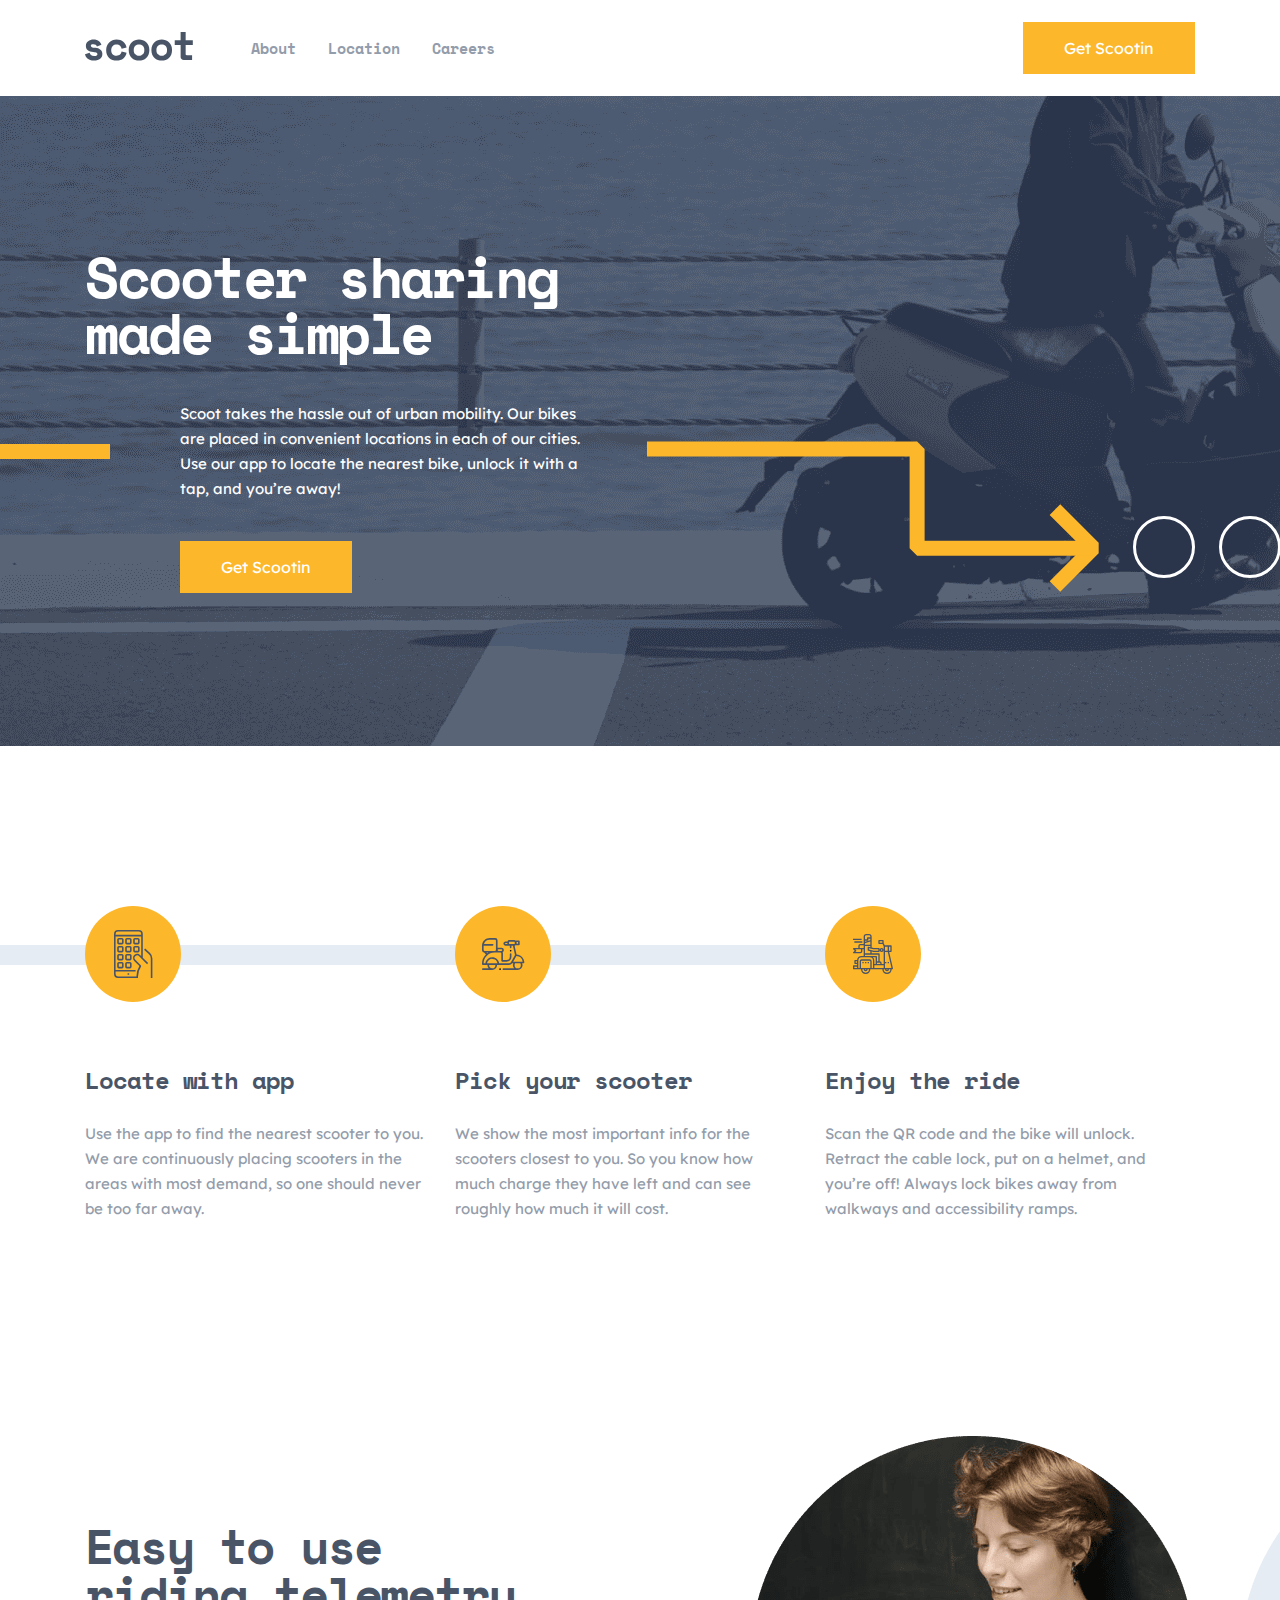
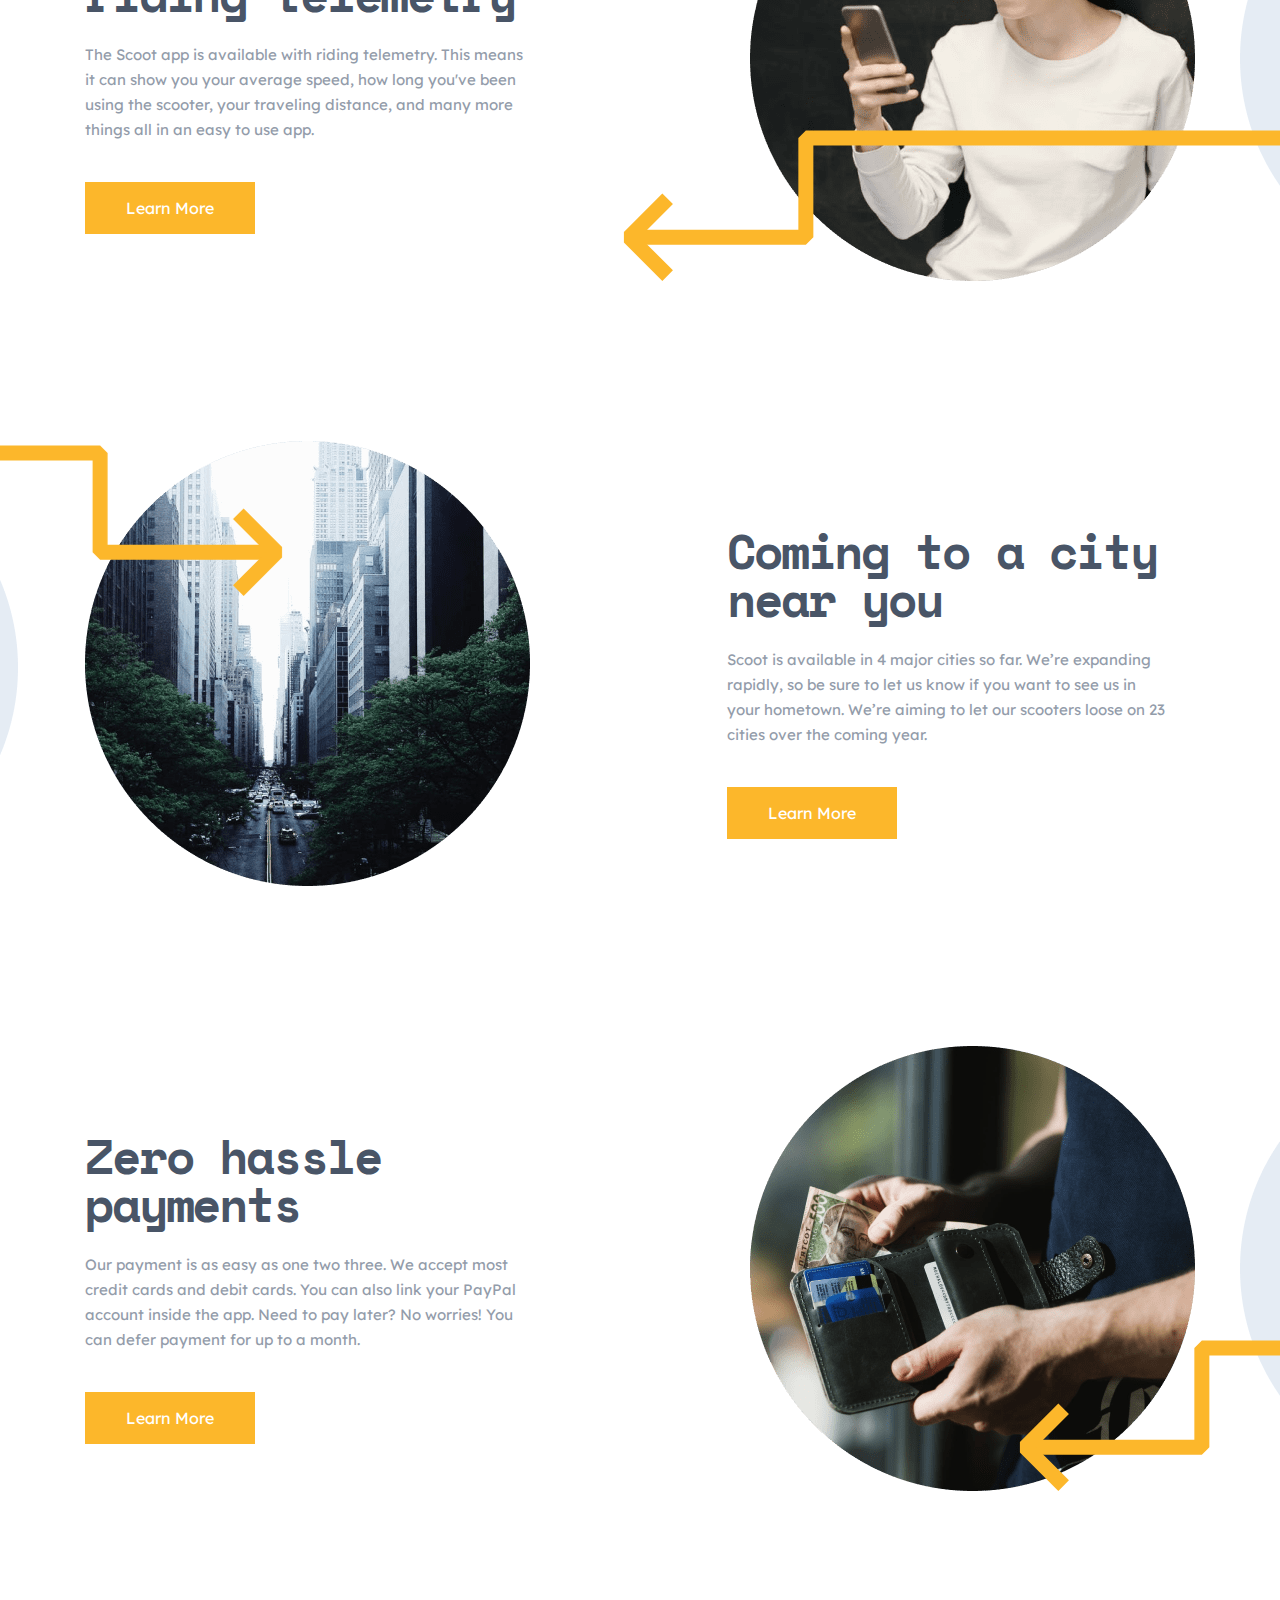
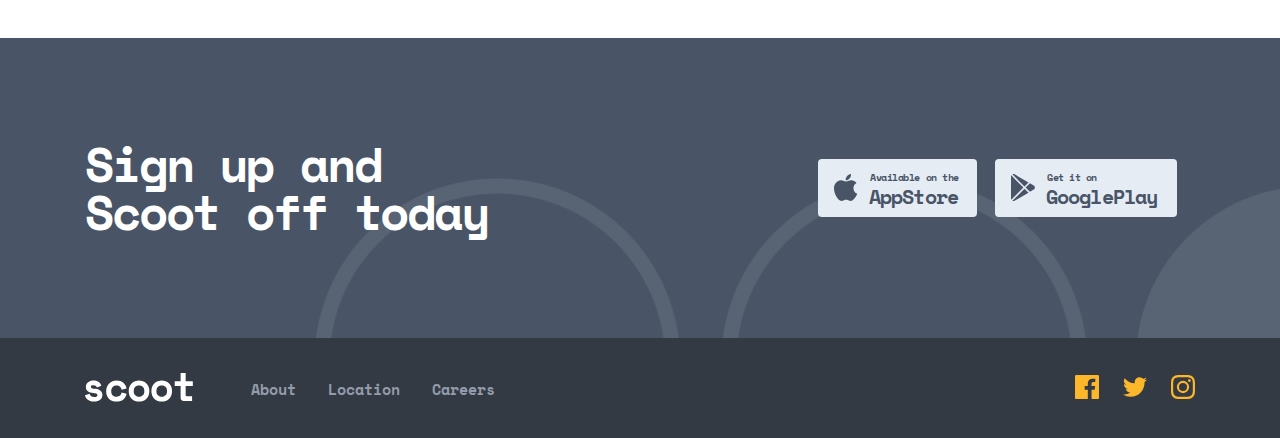
<file: index.html>
<!DOCTYPE html>
<html lang="en">
<head>
  <meta charset="UTF-8">
  <meta http-equiv="X-UA-Compatible" content="IE=edge">
  <title>Scoot</title>
  <!-- <link rel="stylesheet" href="./css/main.css"> -->
  <link rel="stylesheet" href="./css/main.min.css">
</head>
<body>
  <header class="site-header">
    <div class="container">
      <div class="site-header__inner">
        <a class="site-header__link" href="./index.html">
          <svg width="108" height="29" viewBox="0 0 108 29" fill="none" xmlns="http://www.w3.org/2000/svg">
            <path fill-rule="evenodd" clip-rule="evenodd" d="M107.097 23.2V28H98.6971C97.7905 28 97.0505 27.7067 96.4771 27.12C95.9038 26.5333 95.6171 25.7867 95.6171 24.88V12.96H89.7371V8.16H95.6171V0H100.657V8.16H107.817V12.96H100.657V22C100.657 22.8 101.017 23.2 101.737 23.2H107.097ZM9.12 28.56C11.7333 28.56 13.76 27.9733 15.2 26.8C16.64 25.6267 17.36 24.0533 17.36 22.08V21.84C17.36 20.0533 16.72 18.66 15.44 17.66C14.16 16.66 12.5067 16.0533 10.48 15.84C8.72 15.6533 7.50667 15.42 6.84 15.14C6.17333 14.86 5.84 14.4 5.84 13.76C5.84 13.3067 6.05333 12.9267 6.48 12.62C6.90667 12.3133 7.54667 12.16 8.4 12.16C9.33333 12.16 10.0933 12.3667 10.68 12.78C11.2667 13.1933 11.68 13.76 11.92 14.48L16.48 12.64C16.2667 12.08 15.96 11.5 15.56 10.9C15.16 10.3 14.64 9.75333 14 9.26C13.36 8.76667 12.58 8.36667 11.66 8.06C10.74 7.75333 9.65333 7.6 8.4 7.6C7.44 7.6 6.50667 7.73333 5.6 8C4.69333 8.26667 3.89333 8.66 3.2 9.18C2.50667 9.7 1.94667 10.3333 1.52 11.08C1.09333 11.8267 0.88 12.6933 0.88 13.68V13.92C0.88 15.8133 1.54 17.2467 2.86 18.22C4.18 19.1933 5.96 19.7733 8.2 19.96C9.02667 20.04 9.71333 20.1467 10.26 20.28C10.8067 20.4133 11.24 20.58 11.56 20.78C11.88 20.98 12.1 21.1933 12.22 21.42C12.34 21.6467 12.4 21.8933 12.4 22.16C12.4 22.6133 12.1667 23.0333 11.7 23.42C11.2333 23.8067 10.3733 24 9.12 24C7.70667 24 6.66 23.68 5.98 23.04C5.3 22.4 4.85333 21.6533 4.64 20.8L0 22.32C0.133333 23.0133 0.393333 23.7267 0.78 24.46C1.16667 25.1933 1.72 25.86 2.44 26.46C3.16 27.06 4.06667 27.56 5.16 27.96C6.25333 28.36 7.57333 28.56 9.12 28.56ZM31.5743 28.56C34.401 28.56 36.661 27.84 38.3543 26.4C40.0476 24.96 41.121 23.0667 41.5743 20.72L36.6143 19.48C36.3743 20.7867 35.8476 21.8267 35.0343 22.6C34.221 23.3733 33.041 23.76 31.4943 23.76C30.7743 23.76 30.0943 23.6467 29.4543 23.42C28.8143 23.1933 28.2543 22.8533 27.7743 22.4C27.2943 21.9467 26.9143 21.38 26.6343 20.7C26.3543 20.02 26.2143 19.24 26.2143 18.36V18.12C26.2143 17.24 26.3543 16.4467 26.6343 15.74C26.9143 15.0333 27.2943 14.4333 27.7743 13.94C28.2543 13.4467 28.8143 13.0667 29.4543 12.8C30.0943 12.5333 30.7743 12.4 31.4943 12.4C33.041 12.4 34.241 12.8267 35.0943 13.68C35.9476 14.5333 36.4543 15.5467 36.6143 16.72L41.5743 15.44C41.121 13.0933 40.0343 11.2 38.3143 9.76C36.5943 8.32 34.3476 7.6 31.5743 7.6C30.1343 7.6 28.781 7.84 27.5143 8.32C26.2476 8.8 25.141 9.49333 24.1943 10.4C23.2476 11.3067 22.5076 12.4 21.9743 13.68C21.441 14.96 21.1743 16.4 21.1743 18V18.48C21.1743 20.08 21.441 21.5067 21.9743 22.76C22.5076 24.0133 23.241 25.0667 24.1743 25.92C25.1076 26.7733 26.2076 27.4267 27.4743 27.88C28.741 28.3333 30.1076 28.56 31.5743 28.56ZM57.9286 27.88C56.6886 28.3333 55.3886 28.56 54.0286 28.56C52.6686 28.56 51.3686 28.3333 50.1286 27.88C48.8886 27.4267 47.7886 26.7667 46.8286 25.9C45.8686 25.0333 45.1086 23.9667 44.5486 22.7C43.9886 21.4333 43.7086 19.9733 43.7086 18.32V17.84C43.7086 16.2133 43.9886 14.7667 44.5486 13.5C45.1086 12.2333 45.8686 11.16 46.8286 10.28C47.7886 9.4 48.8886 8.73333 50.1286 8.28C51.3686 7.82667 52.6686 7.6 54.0286 7.6C55.3886 7.6 56.6886 7.82667 57.9286 8.28C59.1686 8.73333 60.2686 9.4 61.2286 10.28C62.1886 11.16 62.9486 12.2333 63.5086 13.5C64.0686 14.7667 64.3486 16.2133 64.3486 17.84V18.32C64.3486 19.9733 64.0686 21.4333 63.5086 22.7C62.9486 23.9667 62.1886 25.0333 61.2286 25.9C60.2686 26.7667 59.1686 27.4267 57.9286 27.88ZM54.0286 23.76C53.3086 23.76 52.6286 23.64 51.9886 23.4C51.3486 23.16 50.7886 22.8133 50.3086 22.36C49.8286 21.9067 49.4486 21.3533 49.1686 20.7C48.8886 20.0467 48.7486 19.3067 48.7486 18.48V17.68C48.7486 16.8533 48.8886 16.1133 49.1686 15.46C49.4486 14.8067 49.8286 14.2533 50.3086 13.8C50.7886 13.3467 51.3486 13 51.9886 12.76C52.6286 12.52 53.3086 12.4 54.0286 12.4C54.7486 12.4 55.4286 12.52 56.0686 12.76C56.7086 13 57.2686 13.3467 57.7486 13.8C58.2286 14.2533 58.6086 14.8067 58.8886 15.46C59.1686 16.1133 59.3086 16.8533 59.3086 17.68V18.48C59.3086 19.3067 59.1686 20.0467 58.8886 20.7C58.6086 21.3533 58.2286 21.9067 57.7486 22.36C57.2686 22.8133 56.7086 23.16 56.0686 23.4C55.4286 23.64 54.7486 23.76 54.0286 23.76ZM80.6229 27.88C79.3829 28.3333 78.0829 28.56 76.7229 28.56C75.3629 28.56 74.0629 28.3333 72.8229 27.88C71.5829 27.4267 70.4829 26.7667 69.5229 25.9C68.5629 25.0333 67.8029 23.9667 67.2429 22.7C66.6829 21.4333 66.4029 19.9733 66.4029 18.32V17.84C66.4029 16.2133 66.6829 14.7667 67.2429 13.5C67.8029 12.2333 68.5629 11.16 69.5229 10.28C70.4829 9.4 71.5829 8.73333 72.8229 8.28C74.0629 7.82667 75.3629 7.6 76.7229 7.6C78.0829 7.6 79.3829 7.82667 80.6229 8.28C81.8629 8.73333 82.9629 9.4 83.9229 10.28C84.8829 11.16 85.6429 12.2333 86.2029 13.5C86.7629 14.7667 87.0429 16.2133 87.0429 17.84V18.32C87.0429 19.9733 86.7629 21.4333 86.2029 22.7C85.6429 23.9667 84.8829 25.0333 83.9229 25.9C82.9629 26.7667 81.8629 27.4267 80.6229 27.88ZM76.7229 23.76C76.0029 23.76 75.3229 23.64 74.6829 23.4C74.0429 23.16 73.4829 22.8133 73.0029 22.36C72.5229 21.9067 72.1429 21.3533 71.8629 20.7C71.5829 20.0467 71.4429 19.3067 71.4429 18.48V17.68C71.4429 16.8533 71.5829 16.1133 71.8629 15.46C72.1429 14.8067 72.5229 14.2533 73.0029 13.8C73.4829 13.3467 74.0429 13 74.6829 12.76C75.3229 12.52 76.0029 12.4 76.7229 12.4C77.4429 12.4 78.1229 12.52 78.7629 12.76C79.4029 13 79.9629 13.3467 80.4429 13.8C80.9229 14.2533 81.3029 14.8067 81.5829 15.46C81.8629 16.1133 82.0029 16.8533 82.0029 17.68V18.48C82.0029 19.3067 81.8629 20.0467 81.5829 20.7C81.3029 21.3533 80.9229 21.9067 80.4429 22.36C79.9629 22.8133 79.4029 23.16 78.7629 23.4C78.1229 23.64 77.4429 23.76 76.7229 23.76Z" fill="#495567"/>
          </svg>
        </a>
        <nav class="site-header__nav">
          <ul class="site-header__list">
            <li class="site-header__item">
              <a class="site-header__links" href="./about.html">
                About
              </a>
            </li>
            <li class="site-header__item">
              <a class="site-header__links" href="./location.html">
                Location
              </a>
            </li>
            <li class="site-header__item">
              <a class="site-header__links" href="./careers.html">
                Careers
              </a>
            </li>
          </ul>
        </nav>
        <a class="link" href="#">Get Scootin</a>
      </div>
    </div>
  </header>
  <main>
    <section class="hero">
      <div class="container">
        <div class="hero-wrap">
          <h1 class="hero-wrap__title">
            Scooter sharing made simple
          </h1>
          <div class="hero-wrap__desc-box">
            <p class="hero-wrap__desc">
              Scoot takes the hassle out of urban mobility. Our bikes are placed in convenient locations in each of our cities. Use our app to locate the nearest bike, unlock it with a tap, and you’re away!
            </p>
            <a class="hero-wrap__btn link" href="#">Get Scootin</a>
          </div>
        </div>
      </div>
    </section>
    <section class="app">
      <div class="container">
        <h2 class="visually-hidden">Our app</h2>
        <ul class="app__list">
          <li class="app__item">
            <h2 class="app__title">Locate with app</h2>
            <p class="app__desc">
              Use the app to find the nearest scooter to you. We are continuously placing scooters in the areas with most demand, so one should never be too far away.
            </p>
          </li>
          <li class="app__item">
            <h2 class="app__title">Pick your scooter</h2>
            <p class="app__desc">
              We show the most important info for the scooters closest to you. So you know how much charge they have left and can see roughly how much it will cost.
            </p>
          </li>
          <li class="app__item">
            <h2 class="app__title">Enjoy the ride</h2>
            <p class="app__desc">
              Scan the QR code and the bike will unlock. Retract the cable lock, put on a helmet, and you’re off! Always lock bikes away from walkways and accessibility ramps.
            </p>
          </li>
        </ul>
        <ul class="app__box">
          <li class="app__itemm">
            <div class="app__left">
              <h2 class="app__heading">Easy to use
                riding telemetry</h2>
                <p class="app__info">
                  The Scoot app is available with riding telemetry. This means it can show you your average speed, how long you've been using the scooter, your traveling distance, and many more things all in an easy to use app.
                </p>
                <a class="app__link link" href="#">Learn More</a>
              </div>
              <div class="app__right">
                <img class="app__img" src="./images/telemetry.png" width="445" height="445" srcset="./images/telemetry.png 1x, ./images/telemetry-ret.png 2x"  alt="Girl with phone">
              </div>
            </li>
            <li class="app__itemm">
              <div class="app__left">
                <h2 class="app__heading">Coming to a city near you</h2>
                <p class="app__info">
                  Scoot is available in 4 major cities so far. We’re expanding rapidly, so be sure to let us know if you want to see us in your hometown. We’re aiming to let our scooters loose on 23 cities over the coming year.
                </p>
                <a class="app__link link" href="#">Learn More</a>
              </div>
              <div class="app__right app__right--mod">
                <img class="app__images" src="./images/city.png" width="445" height="445" srcset="./images/city.png 1x, ./images/city-ret.png 2x"  alt="City with big towns">
              </div>
            </li>
            <li class="app__itemm">
              <div class="app__left">
                <h2 class="app__heading">Zero hassle payments</h2>
                <p class="app__info">
                  Our payment is as easy as one two three. We accept most credit cards and debit cards. You can also link your PayPal account inside the app. Need to pay later? No worries! You can defer payment for up to a month.
                </p>
                <a class="app__link link" href="#">Learn More</a>
              </div>
              <div class="app__right app__right--active">
                <img class="app__imag" src="./images/payments.png" width="445" height="445" srcset="./images/payments.png 1x, ./images/payments-ret.png 2x"  alt="Man with moneys">
              </div>
            </li>
          </ul>
        </div>
      </section>
      <section class="signup">
        <div class="signup__bg">
        <div class="container">
          <div class="signup__box">
            <div class="signup__heading-box">
              <h3 class="signup__heading">Sign up and Scoot off today</h3>
            </div>
            <div class="signup__links">
              <a class="signup__link" href="">
                <div class="signup__span">
                  <img class="signup__icon" src="./images/appstore.svg" width="24" height="21" alt="">
                  <span class="signup__txt">Available on the</span>
                  <span class="signup__txt signup__text">AppStore</span>
                </div>
              </a>
              <a href="#">
                <div class="signup__span signup__span--active">
                  <img class="signup__icon" src="./images/play.svg" width="24" height="27" alt="">
                  <span class="signup__txt">Get it on</span>
                  <span class="signup__txt signup__text">GooglePlay</span>
                </div>

            </a>
          </div>
        </div>
      </div>
    </div>
    </section>


  </main>
  <footer class="site-footer">
    <div class="container">
      <div class="footer-wrap">
        <a class="footer-wrap__link" href="./index.html">
          <svg class="footer-wrap__link-img" width="108" height="29" viewBox="0 0 108 29" fill="none" xmlns="http://www.w3.org/2000/svg">
            <path fill-rule="evenodd" clip-rule="evenodd" d="M107.097 23.2V28H98.6971C97.7905 28 97.0505 27.7067 96.4771 27.12C95.9038 26.5333 95.6171 25.7867 95.6171 24.88V12.96H89.7371V8.16H95.6171V0H100.657V8.16H107.817V12.96H100.657V22C100.657 22.8 101.017 23.2 101.737 23.2H107.097ZM9.12 28.56C11.7333 28.56 13.76 27.9733 15.2 26.8C16.64 25.6267 17.36 24.0533 17.36 22.08V21.84C17.36 20.0533 16.72 18.66 15.44 17.66C14.16 16.66 12.5067 16.0533 10.48 15.84C8.72 15.6533 7.50667 15.42 6.84 15.14C6.17333 14.86 5.84 14.4 5.84 13.76C5.84 13.3067 6.05333 12.9267 6.48 12.62C6.90667 12.3133 7.54667 12.16 8.4 12.16C9.33333 12.16 10.0933 12.3667 10.68 12.78C11.2667 13.1933 11.68 13.76 11.92 14.48L16.48 12.64C16.2667 12.08 15.96 11.5 15.56 10.9C15.16 10.3 14.64 9.75333 14 9.26C13.36 8.76667 12.58 8.36667 11.66 8.06C10.74 7.75333 9.65333 7.6 8.4 7.6C7.44 7.6 6.50667 7.73333 5.6 8C4.69333 8.26667 3.89333 8.66 3.2 9.18C2.50667 9.7 1.94667 10.3333 1.52 11.08C1.09333 11.8267 0.88 12.6933 0.88 13.68V13.92C0.88 15.8133 1.54 17.2467 2.86 18.22C4.18 19.1933 5.96 19.7733 8.2 19.96C9.02667 20.04 9.71333 20.1467 10.26 20.28C10.8067 20.4133 11.24 20.58 11.56 20.78C11.88 20.98 12.1 21.1933 12.22 21.42C12.34 21.6467 12.4 21.8933 12.4 22.16C12.4 22.6133 12.1667 23.0333 11.7 23.42C11.2333 23.8067 10.3733 24 9.12 24C7.70667 24 6.66 23.68 5.98 23.04C5.3 22.4 4.85333 21.6533 4.64 20.8L0 22.32C0.133333 23.0133 0.393333 23.7267 0.78 24.46C1.16667 25.1933 1.72 25.86 2.44 26.46C3.16 27.06 4.06667 27.56 5.16 27.96C6.25333 28.36 7.57333 28.56 9.12 28.56ZM31.5743 28.56C34.401 28.56 36.661 27.84 38.3543 26.4C40.0476 24.96 41.121 23.0667 41.5743 20.72L36.6143 19.48C36.3743 20.7867 35.8476 21.8267 35.0343 22.6C34.221 23.3733 33.041 23.76 31.4943 23.76C30.7743 23.76 30.0943 23.6467 29.4543 23.42C28.8143 23.1933 28.2543 22.8533 27.7743 22.4C27.2943 21.9467 26.9143 21.38 26.6343 20.7C26.3543 20.02 26.2143 19.24 26.2143 18.36V18.12C26.2143 17.24 26.3543 16.4467 26.6343 15.74C26.9143 15.0333 27.2943 14.4333 27.7743 13.94C28.2543 13.4467 28.8143 13.0667 29.4543 12.8C30.0943 12.5333 30.7743 12.4 31.4943 12.4C33.041 12.4 34.241 12.8267 35.0943 13.68C35.9476 14.5333 36.4543 15.5467 36.6143 16.72L41.5743 15.44C41.121 13.0933 40.0343 11.2 38.3143 9.76C36.5943 8.32 34.3476 7.6 31.5743 7.6C30.1343 7.6 28.781 7.84 27.5143 8.32C26.2476 8.8 25.141 9.49333 24.1943 10.4C23.2476 11.3067 22.5076 12.4 21.9743 13.68C21.441 14.96 21.1743 16.4 21.1743 18V18.48C21.1743 20.08 21.441 21.5067 21.9743 22.76C22.5076 24.0133 23.241 25.0667 24.1743 25.92C25.1076 26.7733 26.2076 27.4267 27.4743 27.88C28.741 28.3333 30.1076 28.56 31.5743 28.56ZM57.9286 27.88C56.6886 28.3333 55.3886 28.56 54.0286 28.56C52.6686 28.56 51.3686 28.3333 50.1286 27.88C48.8886 27.4267 47.7886 26.7667 46.8286 25.9C45.8686 25.0333 45.1086 23.9667 44.5486 22.7C43.9886 21.4333 43.7086 19.9733 43.7086 18.32V17.84C43.7086 16.2133 43.9886 14.7667 44.5486 13.5C45.1086 12.2333 45.8686 11.16 46.8286 10.28C47.7886 9.4 48.8886 8.73333 50.1286 8.28C51.3686 7.82667 52.6686 7.6 54.0286 7.6C55.3886 7.6 56.6886 7.82667 57.9286 8.28C59.1686 8.73333 60.2686 9.4 61.2286 10.28C62.1886 11.16 62.9486 12.2333 63.5086 13.5C64.0686 14.7667 64.3486 16.2133 64.3486 17.84V18.32C64.3486 19.9733 64.0686 21.4333 63.5086 22.7C62.9486 23.9667 62.1886 25.0333 61.2286 25.9C60.2686 26.7667 59.1686 27.4267 57.9286 27.88ZM54.0286 23.76C53.3086 23.76 52.6286 23.64 51.9886 23.4C51.3486 23.16 50.7886 22.8133 50.3086 22.36C49.8286 21.9067 49.4486 21.3533 49.1686 20.7C48.8886 20.0467 48.7486 19.3067 48.7486 18.48V17.68C48.7486 16.8533 48.8886 16.1133 49.1686 15.46C49.4486 14.8067 49.8286 14.2533 50.3086 13.8C50.7886 13.3467 51.3486 13 51.9886 12.76C52.6286 12.52 53.3086 12.4 54.0286 12.4C54.7486 12.4 55.4286 12.52 56.0686 12.76C56.7086 13 57.2686 13.3467 57.7486 13.8C58.2286 14.2533 58.6086 14.8067 58.8886 15.46C59.1686 16.1133 59.3086 16.8533 59.3086 17.68V18.48C59.3086 19.3067 59.1686 20.0467 58.8886 20.7C58.6086 21.3533 58.2286 21.9067 57.7486 22.36C57.2686 22.8133 56.7086 23.16 56.0686 23.4C55.4286 23.64 54.7486 23.76 54.0286 23.76ZM80.6229 27.88C79.3829 28.3333 78.0829 28.56 76.7229 28.56C75.3629 28.56 74.0629 28.3333 72.8229 27.88C71.5829 27.4267 70.4829 26.7667 69.5229 25.9C68.5629 25.0333 67.8029 23.9667 67.2429 22.7C66.6829 21.4333 66.4029 19.9733 66.4029 18.32V17.84C66.4029 16.2133 66.6829 14.7667 67.2429 13.5C67.8029 12.2333 68.5629 11.16 69.5229 10.28C70.4829 9.4 71.5829 8.73333 72.8229 8.28C74.0629 7.82667 75.3629 7.6 76.7229 7.6C78.0829 7.6 79.3829 7.82667 80.6229 8.28C81.8629 8.73333 82.9629 9.4 83.9229 10.28C84.8829 11.16 85.6429 12.2333 86.2029 13.5C86.7629 14.7667 87.0429 16.2133 87.0429 17.84V18.32C87.0429 19.9733 86.7629 21.4333 86.2029 22.7C85.6429 23.9667 84.8829 25.0333 83.9229 25.9C82.9629 26.7667 81.8629 27.4267 80.6229 27.88ZM76.7229 23.76C76.0029 23.76 75.3229 23.64 74.6829 23.4C74.0429 23.16 73.4829 22.8133 73.0029 22.36C72.5229 21.9067 72.1429 21.3533 71.8629 20.7C71.5829 20.0467 71.4429 19.3067 71.4429 18.48V17.68C71.4429 16.8533 71.5829 16.1133 71.8629 15.46C72.1429 14.8067 72.5229 14.2533 73.0029 13.8C73.4829 13.3467 74.0429 13 74.6829 12.76C75.3229 12.52 76.0029 12.4 76.7229 12.4C77.4429 12.4 78.1229 12.52 78.7629 12.76C79.4029 13 79.9629 13.3467 80.4429 13.8C80.9229 14.2533 81.3029 14.8067 81.5829 15.46C81.8629 16.1133 82.0029 16.8533 82.0029 17.68V18.48C82.0029 19.3067 81.8629 20.0467 81.5829 20.7C81.3029 21.3533 80.9229 21.9067 80.4429 22.36C79.9629 22.8133 79.4029 23.16 78.7629 23.4C78.1229 23.64 77.4429 23.76 76.7229 23.76Z" fill="currentColor"/>
          </svg>

        </a>
        <nav class="footer-wrap-nav">
          <ul class="footer-wrap__list footernav">
            <li class="footernav__item">
              <a class="footernav__link" href="./about.html" >
                About
              </a>
            </li>
            <li class="footernav__item">
              <a class="footernav__link" href="./location.html" >
                Location
              </a>
            </li>
            <li class="footernav__item">
              <a class="footernav__link" href="./careers.html" >
                Careers
              </a>
            </li>
          </ul>
        </nav>
        <ul class="social-list">

          <li class="social-list__item">
            <a class="social-list__link" href="https://www.facebook.com/" target="_blank">
              <svg class="social-list__icon" width="24" height="24" fill="none" xmlns="http://www.w3.org/2000/svg"><path d="M22.675 0H1.325C.593 0 0 .593 0 1.325v21.351C0 23.407.593 24 1.325 24H12.82v-9.294H9.692v-3.622h3.128V8.413c0-3.1 1.893-4.788 4.659-4.788 1.325 0 2.463.099 2.795.143v3.24l-1.918.001c-1.504 0-1.795.715-1.795 1.763v2.313h3.587l-.467 3.622h-3.12V24h6.116c.73 0 1.323-.593 1.323-1.325V1.325C24 .593 23.407 0 22.675 0Z" fill="currentColor"/></svg>
            </a>
          </li>

          <li class="social-list__item">
            <a class="social-list__link" href="https://www.twitter.com/" target="_blank">

              <svg class="social-list__icon" width="24" height="20" fill="none" xmlns="http://www.w3.org/2000/svg"><path d="M24 2.557a9.83 9.83 0 0 1-2.828.775A4.932 4.932 0 0 0 23.337.608a9.864 9.864 0 0 1-3.127 1.195A4.916 4.916 0 0 0 16.616.248c-3.179 0-5.515 2.966-4.797 6.045A13.978 13.978 0 0 1 1.671 1.149a4.93 4.93 0 0 0 1.523 6.574 4.903 4.903 0 0 1-2.229-.616c-.054 2.281 1.581 4.415 3.949 4.89a4.935 4.935 0 0 1-2.224.084 4.928 4.928 0 0 0 4.6 3.419A9.9 9.9 0 0 1 0 17.54a13.94 13.94 0 0 0 7.548 2.212c9.142 0 14.307-7.721 13.995-14.646A10.025 10.025 0 0 0 24 2.557Z" fill="currentColor"/></svg>
            </a>
          </li>
          <li class="social-list__item">
            <a class="social-list__link" href="https://www.instagram.com/" target="_blank">
              <svg class="social-list__icon" width="24" height="24" fill="none" xmlns="http://www.w3.org/2000/svg"><path fill-rule="evenodd" clip-rule="evenodd" d="M12 0C8.741 0 8.333.014 7.053.072 2.695.272.273 2.69.073 7.052.014 8.333 0 8.741 0 12c0 3.259.014 3.668.072 4.948.2 4.358 2.618 6.78 6.98 6.98C8.333 23.986 8.741 24 12 24c3.259 0 3.668-.014 4.948-.072 4.354-.2 6.782-2.618 6.979-6.98.059-1.28.073-1.689.073-4.948 0-3.259-.014-3.667-.072-4.947-.196-4.354-2.617-6.78-6.979-6.98C15.668.014 15.259 0 12 0Zm0 2.163c3.204 0 3.584.012 4.85.07 3.252.148 4.771 1.691 4.919 4.919.058 1.265.069 1.645.069 4.849 0 3.205-.012 3.584-.069 4.849-.149 3.225-1.664 4.771-4.919 4.919-1.266.058-1.644.07-4.85.07-3.204 0-3.584-.012-4.849-.07-3.26-.149-4.771-1.699-4.919-4.92-.058-1.265-.07-1.644-.07-4.849 0-3.204.013-3.583.07-4.849.149-3.227 1.664-4.771 4.919-4.919 1.266-.057 1.645-.069 4.849-.069ZM5.838 12a6.162 6.162 0 1 1 12.324 0 6.162 6.162 0 0 1-12.324 0ZM12 16a4 4 0 1 1 0-8 4 4 0 0 1 0 8Zm4.965-10.405a1.44 1.44 0 1 1 2.881.001 1.44 1.44 0 0 1-2.881-.001Z" fill="currentColor"/></svg>

            </a>
          </li>
        </ul>
      </div>
    </div>
  </footer>
</body>
</html>
</file>
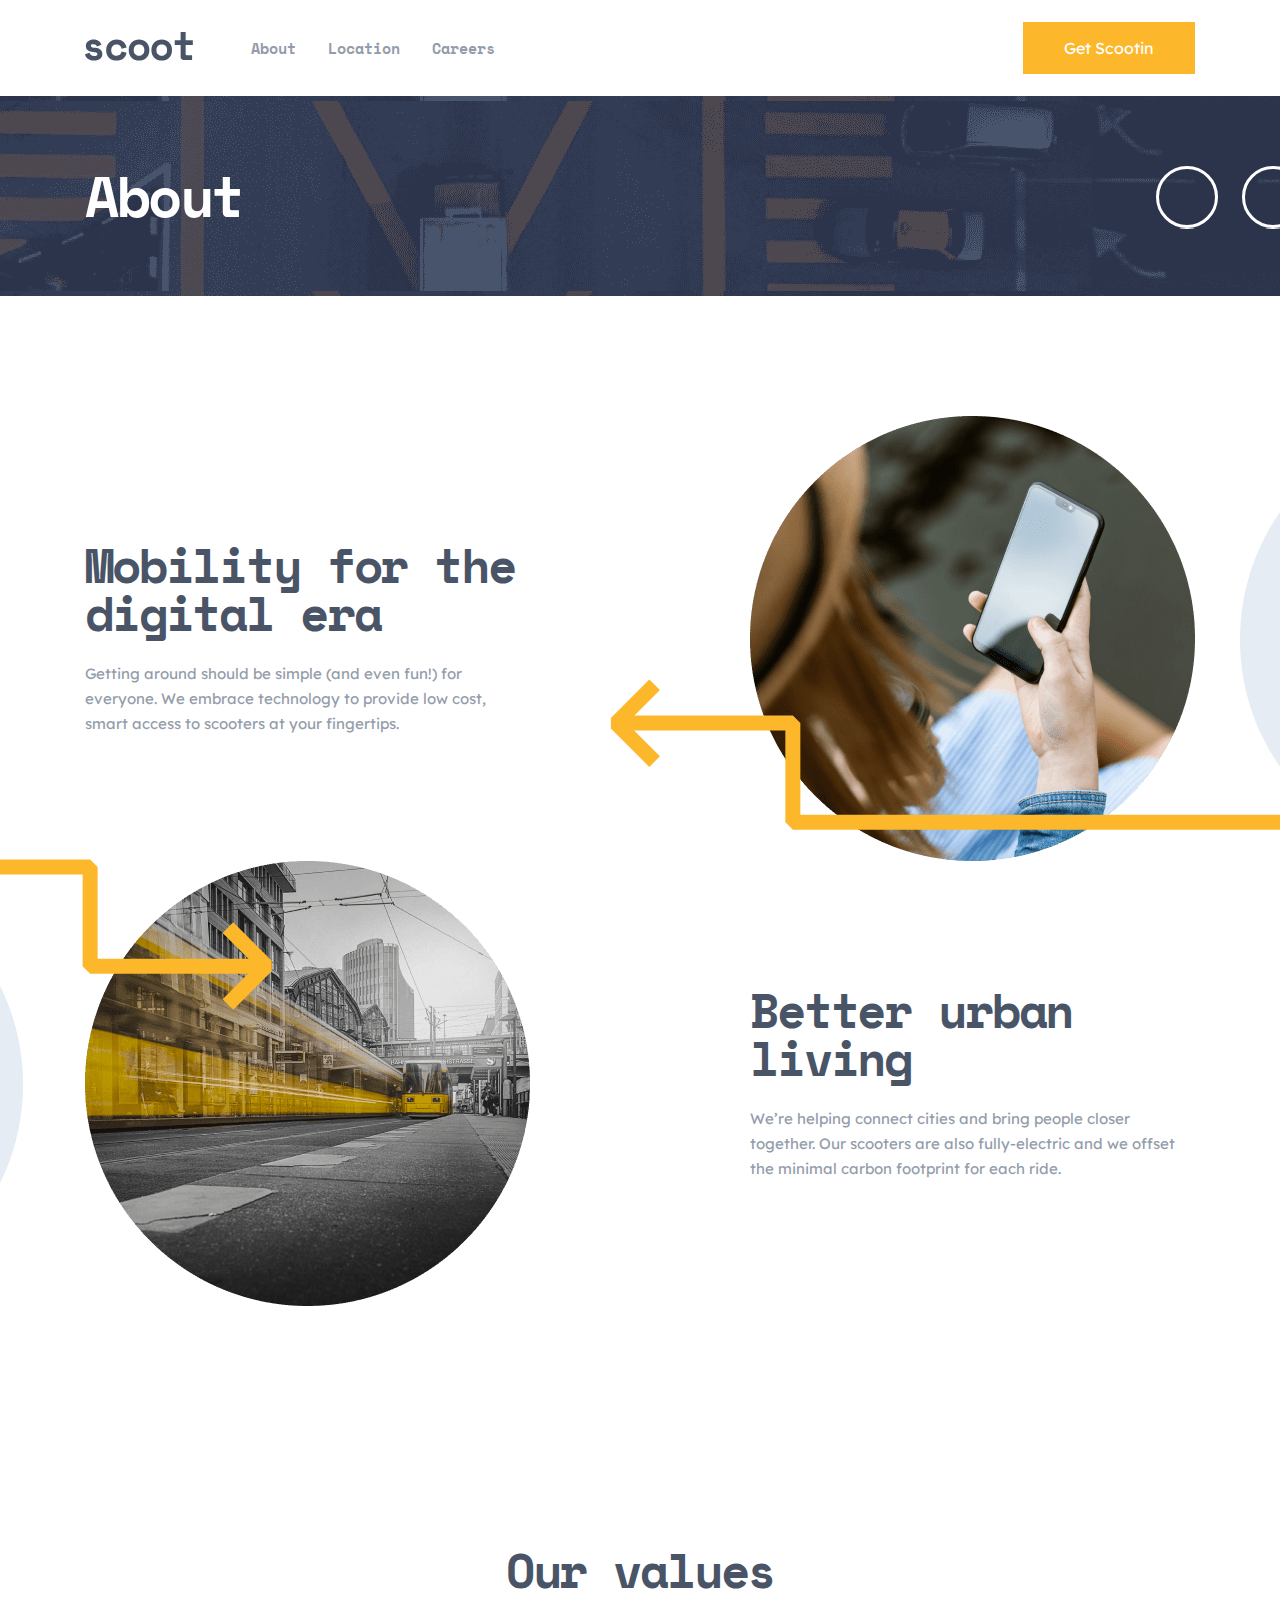
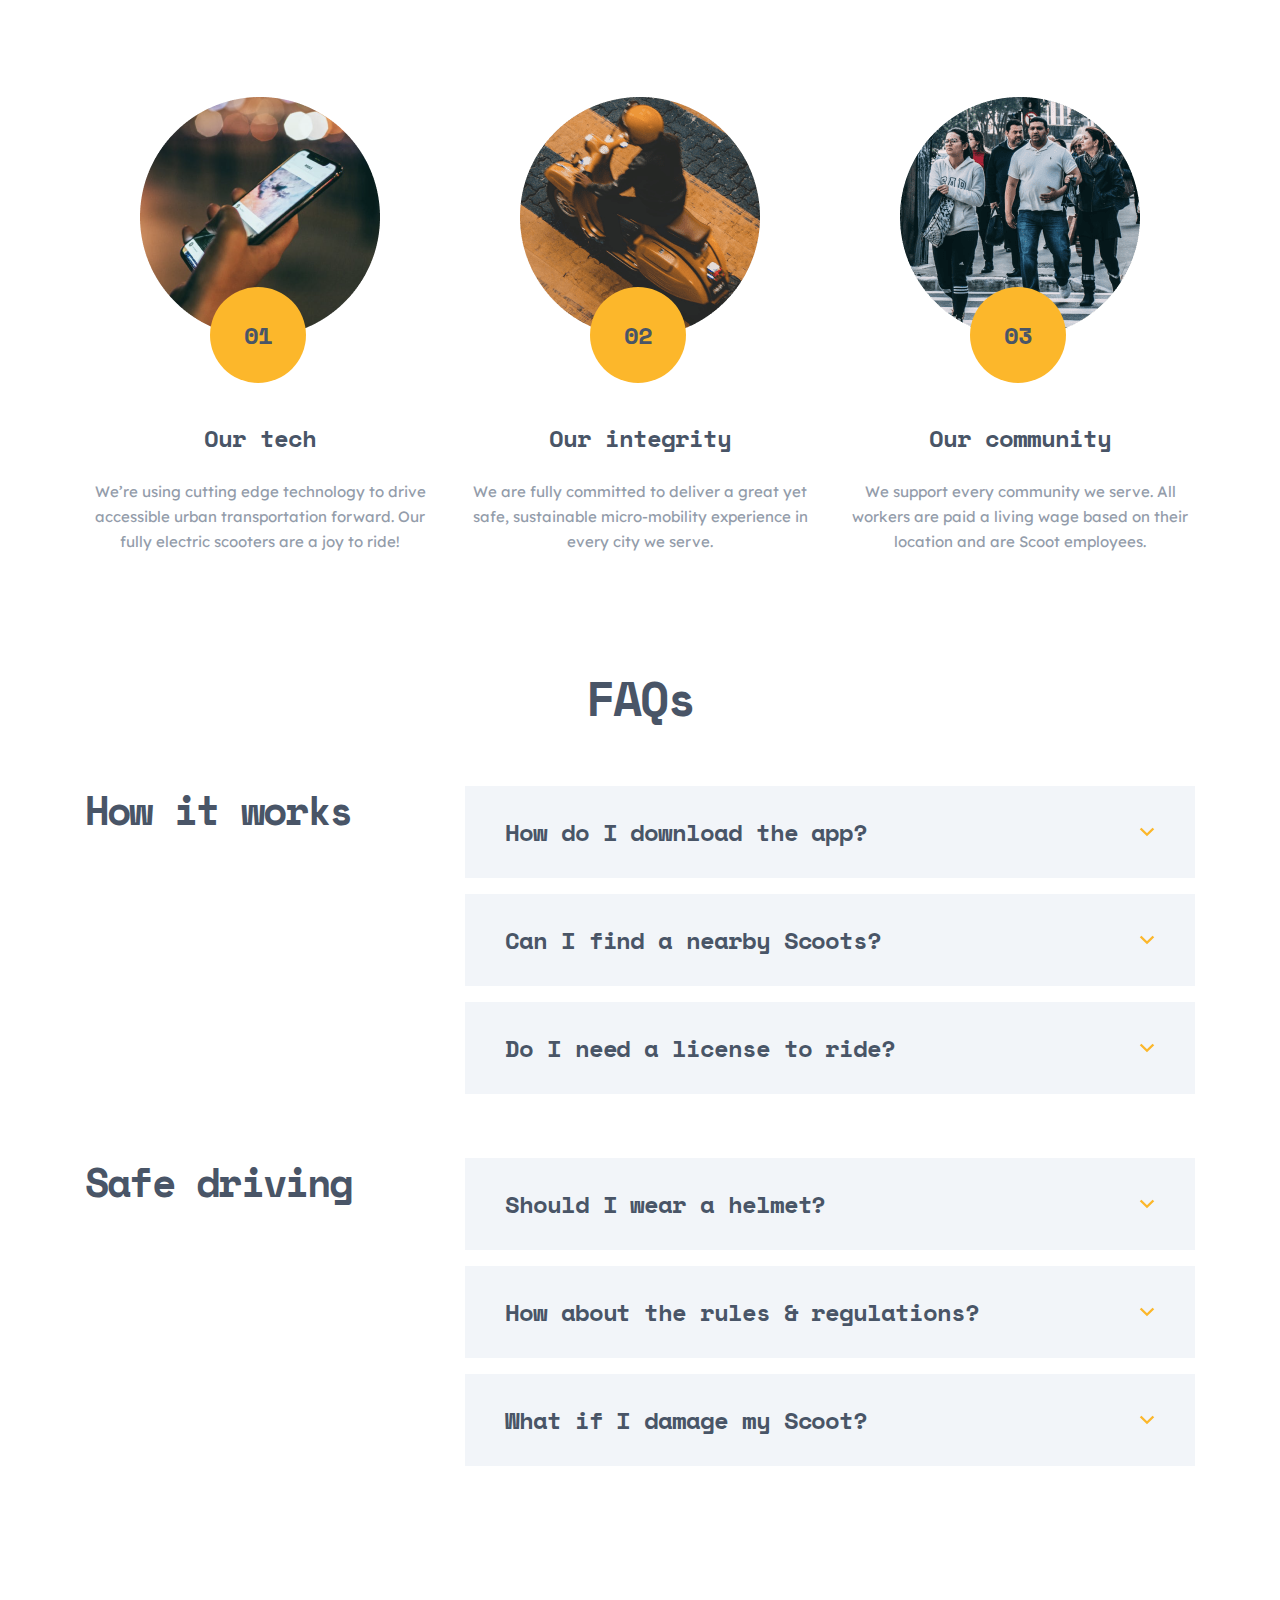
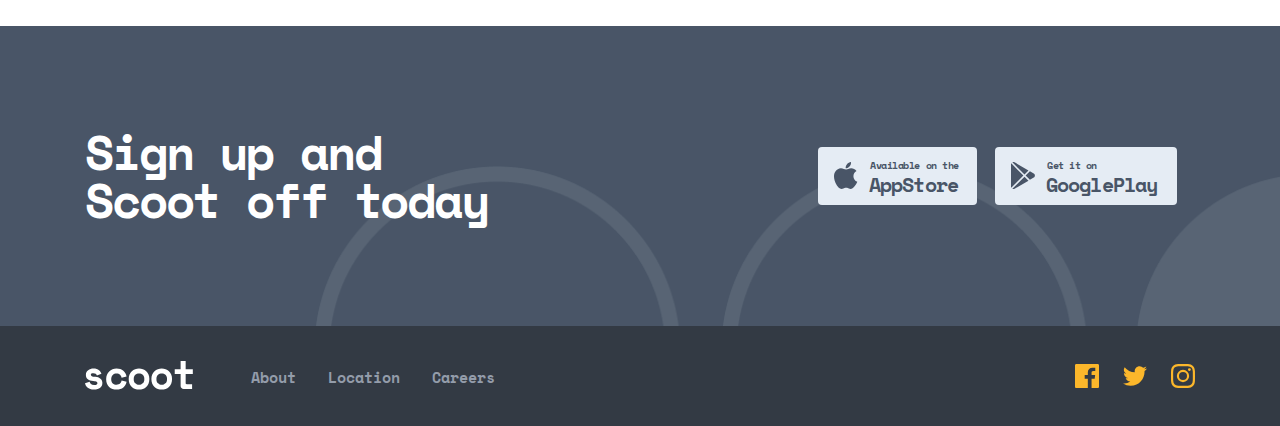
<file: about.html>
<!DOCTYPE html>
<html lang="en">
<head>
  <meta charset="UTF-8">
  <meta http-equiv="X-UA-Compatible" content="IE=edge">

  <title>Scoot || About</title>
  <!-- <link rel="stylesheet" href="./css/main.css"> -->
  <link rel="stylesheet" href="./css/main.min.css">

</head>
<body>
  <header class="site-header">
    <div class="container">

      <div class="site-header__inner">

        <a class="site-header__link" href="./index.html">
          <svg width="108" height="29" viewBox="0 0 108 29" fill="none" xmlns="http://www.w3.org/2000/svg">
            <path fill-rule="evenodd" clip-rule="evenodd" d="M107.097 23.2V28H98.6971C97.7905 28 97.0505 27.7067 96.4771 27.12C95.9038 26.5333 95.6171 25.7867 95.6171 24.88V12.96H89.7371V8.16H95.6171V0H100.657V8.16H107.817V12.96H100.657V22C100.657 22.8 101.017 23.2 101.737 23.2H107.097ZM9.12 28.56C11.7333 28.56 13.76 27.9733 15.2 26.8C16.64 25.6267 17.36 24.0533 17.36 22.08V21.84C17.36 20.0533 16.72 18.66 15.44 17.66C14.16 16.66 12.5067 16.0533 10.48 15.84C8.72 15.6533 7.50667 15.42 6.84 15.14C6.17333 14.86 5.84 14.4 5.84 13.76C5.84 13.3067 6.05333 12.9267 6.48 12.62C6.90667 12.3133 7.54667 12.16 8.4 12.16C9.33333 12.16 10.0933 12.3667 10.68 12.78C11.2667 13.1933 11.68 13.76 11.92 14.48L16.48 12.64C16.2667 12.08 15.96 11.5 15.56 10.9C15.16 10.3 14.64 9.75333 14 9.26C13.36 8.76667 12.58 8.36667 11.66 8.06C10.74 7.75333 9.65333 7.6 8.4 7.6C7.44 7.6 6.50667 7.73333 5.6 8C4.69333 8.26667 3.89333 8.66 3.2 9.18C2.50667 9.7 1.94667 10.3333 1.52 11.08C1.09333 11.8267 0.88 12.6933 0.88 13.68V13.92C0.88 15.8133 1.54 17.2467 2.86 18.22C4.18 19.1933 5.96 19.7733 8.2 19.96C9.02667 20.04 9.71333 20.1467 10.26 20.28C10.8067 20.4133 11.24 20.58 11.56 20.78C11.88 20.98 12.1 21.1933 12.22 21.42C12.34 21.6467 12.4 21.8933 12.4 22.16C12.4 22.6133 12.1667 23.0333 11.7 23.42C11.2333 23.8067 10.3733 24 9.12 24C7.70667 24 6.66 23.68 5.98 23.04C5.3 22.4 4.85333 21.6533 4.64 20.8L0 22.32C0.133333 23.0133 0.393333 23.7267 0.78 24.46C1.16667 25.1933 1.72 25.86 2.44 26.46C3.16 27.06 4.06667 27.56 5.16 27.96C6.25333 28.36 7.57333 28.56 9.12 28.56ZM31.5743 28.56C34.401 28.56 36.661 27.84 38.3543 26.4C40.0476 24.96 41.121 23.0667 41.5743 20.72L36.6143 19.48C36.3743 20.7867 35.8476 21.8267 35.0343 22.6C34.221 23.3733 33.041 23.76 31.4943 23.76C30.7743 23.76 30.0943 23.6467 29.4543 23.42C28.8143 23.1933 28.2543 22.8533 27.7743 22.4C27.2943 21.9467 26.9143 21.38 26.6343 20.7C26.3543 20.02 26.2143 19.24 26.2143 18.36V18.12C26.2143 17.24 26.3543 16.4467 26.6343 15.74C26.9143 15.0333 27.2943 14.4333 27.7743 13.94C28.2543 13.4467 28.8143 13.0667 29.4543 12.8C30.0943 12.5333 30.7743 12.4 31.4943 12.4C33.041 12.4 34.241 12.8267 35.0943 13.68C35.9476 14.5333 36.4543 15.5467 36.6143 16.72L41.5743 15.44C41.121 13.0933 40.0343 11.2 38.3143 9.76C36.5943 8.32 34.3476 7.6 31.5743 7.6C30.1343 7.6 28.781 7.84 27.5143 8.32C26.2476 8.8 25.141 9.49333 24.1943 10.4C23.2476 11.3067 22.5076 12.4 21.9743 13.68C21.441 14.96 21.1743 16.4 21.1743 18V18.48C21.1743 20.08 21.441 21.5067 21.9743 22.76C22.5076 24.0133 23.241 25.0667 24.1743 25.92C25.1076 26.7733 26.2076 27.4267 27.4743 27.88C28.741 28.3333 30.1076 28.56 31.5743 28.56ZM57.9286 27.88C56.6886 28.3333 55.3886 28.56 54.0286 28.56C52.6686 28.56 51.3686 28.3333 50.1286 27.88C48.8886 27.4267 47.7886 26.7667 46.8286 25.9C45.8686 25.0333 45.1086 23.9667 44.5486 22.7C43.9886 21.4333 43.7086 19.9733 43.7086 18.32V17.84C43.7086 16.2133 43.9886 14.7667 44.5486 13.5C45.1086 12.2333 45.8686 11.16 46.8286 10.28C47.7886 9.4 48.8886 8.73333 50.1286 8.28C51.3686 7.82667 52.6686 7.6 54.0286 7.6C55.3886 7.6 56.6886 7.82667 57.9286 8.28C59.1686 8.73333 60.2686 9.4 61.2286 10.28C62.1886 11.16 62.9486 12.2333 63.5086 13.5C64.0686 14.7667 64.3486 16.2133 64.3486 17.84V18.32C64.3486 19.9733 64.0686 21.4333 63.5086 22.7C62.9486 23.9667 62.1886 25.0333 61.2286 25.9C60.2686 26.7667 59.1686 27.4267 57.9286 27.88ZM54.0286 23.76C53.3086 23.76 52.6286 23.64 51.9886 23.4C51.3486 23.16 50.7886 22.8133 50.3086 22.36C49.8286 21.9067 49.4486 21.3533 49.1686 20.7C48.8886 20.0467 48.7486 19.3067 48.7486 18.48V17.68C48.7486 16.8533 48.8886 16.1133 49.1686 15.46C49.4486 14.8067 49.8286 14.2533 50.3086 13.8C50.7886 13.3467 51.3486 13 51.9886 12.76C52.6286 12.52 53.3086 12.4 54.0286 12.4C54.7486 12.4 55.4286 12.52 56.0686 12.76C56.7086 13 57.2686 13.3467 57.7486 13.8C58.2286 14.2533 58.6086 14.8067 58.8886 15.46C59.1686 16.1133 59.3086 16.8533 59.3086 17.68V18.48C59.3086 19.3067 59.1686 20.0467 58.8886 20.7C58.6086 21.3533 58.2286 21.9067 57.7486 22.36C57.2686 22.8133 56.7086 23.16 56.0686 23.4C55.4286 23.64 54.7486 23.76 54.0286 23.76ZM80.6229 27.88C79.3829 28.3333 78.0829 28.56 76.7229 28.56C75.3629 28.56 74.0629 28.3333 72.8229 27.88C71.5829 27.4267 70.4829 26.7667 69.5229 25.9C68.5629 25.0333 67.8029 23.9667 67.2429 22.7C66.6829 21.4333 66.4029 19.9733 66.4029 18.32V17.84C66.4029 16.2133 66.6829 14.7667 67.2429 13.5C67.8029 12.2333 68.5629 11.16 69.5229 10.28C70.4829 9.4 71.5829 8.73333 72.8229 8.28C74.0629 7.82667 75.3629 7.6 76.7229 7.6C78.0829 7.6 79.3829 7.82667 80.6229 8.28C81.8629 8.73333 82.9629 9.4 83.9229 10.28C84.8829 11.16 85.6429 12.2333 86.2029 13.5C86.7629 14.7667 87.0429 16.2133 87.0429 17.84V18.32C87.0429 19.9733 86.7629 21.4333 86.2029 22.7C85.6429 23.9667 84.8829 25.0333 83.9229 25.9C82.9629 26.7667 81.8629 27.4267 80.6229 27.88ZM76.7229 23.76C76.0029 23.76 75.3229 23.64 74.6829 23.4C74.0429 23.16 73.4829 22.8133 73.0029 22.36C72.5229 21.9067 72.1429 21.3533 71.8629 20.7C71.5829 20.0467 71.4429 19.3067 71.4429 18.48V17.68C71.4429 16.8533 71.5829 16.1133 71.8629 15.46C72.1429 14.8067 72.5229 14.2533 73.0029 13.8C73.4829 13.3467 74.0429 13 74.6829 12.76C75.3229 12.52 76.0029 12.4 76.7229 12.4C77.4429 12.4 78.1229 12.52 78.7629 12.76C79.4029 13 79.9629 13.3467 80.4429 13.8C80.9229 14.2533 81.3029 14.8067 81.5829 15.46C81.8629 16.1133 82.0029 16.8533 82.0029 17.68V18.48C82.0029 19.3067 81.8629 20.0467 81.5829 20.7C81.3029 21.3533 80.9229 21.9067 80.4429 22.36C79.9629 22.8133 79.4029 23.16 78.7629 23.4C78.1229 23.64 77.4429 23.76 76.7229 23.76Z" fill="#495567"/>
          </svg>

        </a>

        <nav class="site-header__nav">
          <ul class="site-header__list">
            <li class="site-header__item">
              <a class="site-header__links" href="./about.html">
                About
              </a>
            </li>
            <li class="site-header__item">
              <a class="site-header__links" href="./location.html">
                Location
              </a>
            </li>
            <li class="site-header__item">
              <a class="site-header__links" href="./careers.html">
                Careers
              </a>
            </li>
          </ul>
        </nav>

        <a class="link" href="#">Get Scootin</a>
      </div>

    </div>
  </header>

  <main>
    <section class="about-hero">

      <div class="intro-top">
        <div class="container">
          <h2 class="intro-top__title">About</h2>
        </div>
      </div>

      <div class="container">
        <ul class="about-hero__list">
          <li class="about-hero__item">
            <div class="about-hero__info">
              <h3 class="about-hero__title">
                Mobility for the digital era
              </h3>
              <p class="about-hero__text">
                Getting around should be simple (and even fun!) for everyone. We embrace technology to provide low cost, smart access to scooters at your fingertips.
              </p>
            </div>
            <div class="about-hero__img">
              <img src="./images/era.png" width="445" height="445" alt="Era">
            </div>
          </li>
          <li class="about-hero__item">
            <div class="about-hero__info">
              <h3 class="about-hero__title">
                Better urban living
              </h3>
              <p class="about-hero__text">
                We’re helping connect cities and bring people closer together. Our scooters are also fully-electric and we offset the minimal carbon footprint for each ride.
              </p>
            </div>
            <div class="about-hero__img">
              <img src="./images/urban.png" width="445" height="445" alt="Tramvay img">
            </div>
          </li>
        </ul>
      </div>
    </section>

    <section class="values">
      <div class="container">
        <div class="info-box">
          <h2 class="info-box__title">Our values</h2>
        </div>

        <ul class="values__list">
          <li class="values__item">
            <div class="values__box"></div>
            <h3 class="values__title">
              Our tech
            </h3>

            <p class="values__text">
              We’re using cutting edge technology to drive accessible urban transportation forward. Our fully electric scooters are a joy to ride!
            </p>
          </li>

          <li class="values__item">
            <div class="values__box"></div>
            <h3 class="values__title">
              Our integrity
            </h3>

            <p class="values__text">
              We are fully committed to deliver a great yet safe, sustainable micro-mobility experience in every city we serve.
            </p>
          </li>

          <li class="values__item">
            <div class="values__box"></div>
            <h3 class="values__title">
              Our community
            </h3>

            <p class="values__text">
              We support every community we serve. All workers are paid a living wage based on their location and are Scoot employees.
            </p>
          </li>
        </ul>
      </div>
    </section>

    <section class="faqs">
      <div class="container">
        <div class="info-box">
          <h2 class="info-box__title">FAQs</h2>
        </div>

        <div class="faqs__box">
          <p class="faqs__text">How it works</p>
          <div class="faqs__details-box">
            <details class="faqs__details">
              <summary class="faqs__summary">
                How do I download the app?
                <img class="faqs__img" src="./images/down-arrow.svg"
                width="16" height="8"
                alt=" Arrow look to down">
              </summary>
              <p class="faqs__dttext">
                To download the Scoot app, you can search “Scoot” in both the App and Google Play stores. An even simpler way to do it would be to click the relevant link at the bottom of this page and you’ll be re-directed to the correct page.
              </p>
            </details>
            <details class="faqs__details">
              <summary class="faqs__summary">
                Can I find a nearby Scoots?
                <img class="faqs__img" src="./images/down-arrow.svg"
                width="16" height="8"
                alt=" Arrow look to down">
              </summary>
              <p class="faqs__dttext">
                To download the Scoot app, you can search “Scoot” in both the App and Google Play stores. An even simpler way to do it would be to click the relevant link at the bottom of this page and you’ll be re-directed to the correct page.
              </p>
            </details>
            <details class="faqs__details">
              <summary class="faqs__summary">
                Do I need a license to ride?
                <img class="faqs__img" src="./images/down-arrow.svg"
                width="16" height="8"
                alt=" Arrow look to down">
              </summary>
              <p class="faqs__dttext">
                To download the Scoot app, you can search “Scoot” in both the App and Google Play stores. An even simpler way to do it would be to click the relevant link at the bottom of this page and you’ll be re-directed to the correct page.
              </p>
            </details>
          </div>
        </div>

        <div class="faqs__box">
          <p class="faqs__text">Safe driving</p>
          <div class="faqs__details-box">
            <details class="faqs__details">
              <summary class="faqs__summary">
                Should I wear a helmet?
                <img class="faqs__img" src="./images/down-arrow.svg"
                width="16" height="8"
                alt=" Arrow look to down">
              </summary>
              <p class="faqs__dttext">
                Yes, please do! All cities have different laws. But we strongly strongly strongly recommend always wearing a helmet regardless of the local laws. We like you and we want you to be as safe as possible while Scooting.
              </p>
            </details>
            <details class="faqs__details">
              <summary class="faqs__summary">
                How about the rules & regulations?
                <img class="faqs__img" src="./images/down-arrow.svg"
                width="16" height="8"
                alt=" Arrow look to down">
              </summary>
              <p class="faqs__dttext">
                Yes, please do! All cities have different laws. But we strongly strongly strongly recommend always wearing a helmet regardless of the local laws. We like you and we want you to be as safe as possible while Scooting.
              </p>
            </details>
            <details class="faqs__details">
              <summary class="faqs__summary">
                What if I damage my Scoot?
                <img class="faqs__img" src="./images/down-arrow.svg"
                width="16" height="8"
                alt=" Arrow look to down">
              </summary>
              <p class="faqs__dttext">
                Yes, please do! All cities have different laws. But we strongly strongly strongly recommend always wearing a helmet regardless of the local laws. We like you and we want you to be as safe as possible while Scooting.
              </p>
            </details>
          </div>
        </div>
      </div>
    </section>

    <section class="signup">
      <div class="signup__bg">
        <div class="container">
          <div class="signup__box">
            <div class="signup__heading-box">
              <h3 class="signup__heading">Sign up and Scoot off today</h3>
            </div>
            <div class="signup__links">
              <a class="signup__link" href="">
                <div class="signup__span">
                  <img class="signup__icon" src="./images/appstore.svg" width="24" height="21" alt="">
                  <span class="signup__txt">Available on the</span>
                  <span class="signup__txt signup__text">AppStore</span>
                </div>
              </a>
              <a href="#">
                <div class="signup__span signup__span--active">
                  <img class="signup__icon" src="./images/play.svg" width="24" height="27" alt="">
                  <span class="signup__txt">Get it on</span>
                  <span class="signup__txt signup__text">GooglePlay</span>
                </div>

              </a>
            </div>
          </div>
        </div>
      </div>
    </section>
  </main>

  <footer class="site-footer">
    <div class="container">
      <div class="footer-wrap">

        <a class="footer-wrap__link" href="./index.html">
          <svg class="footer-wrap__link-img" width="108" height="29" viewBox="0 0 108 29" fill="none" xmlns="http://www.w3.org/2000/svg">
            <path fill-rule="evenodd" clip-rule="evenodd" d="M107.097 23.2V28H98.6971C97.7905 28 97.0505 27.7067 96.4771 27.12C95.9038 26.5333 95.6171 25.7867 95.6171 24.88V12.96H89.7371V8.16H95.6171V0H100.657V8.16H107.817V12.96H100.657V22C100.657 22.8 101.017 23.2 101.737 23.2H107.097ZM9.12 28.56C11.7333 28.56 13.76 27.9733 15.2 26.8C16.64 25.6267 17.36 24.0533 17.36 22.08V21.84C17.36 20.0533 16.72 18.66 15.44 17.66C14.16 16.66 12.5067 16.0533 10.48 15.84C8.72 15.6533 7.50667 15.42 6.84 15.14C6.17333 14.86 5.84 14.4 5.84 13.76C5.84 13.3067 6.05333 12.9267 6.48 12.62C6.90667 12.3133 7.54667 12.16 8.4 12.16C9.33333 12.16 10.0933 12.3667 10.68 12.78C11.2667 13.1933 11.68 13.76 11.92 14.48L16.48 12.64C16.2667 12.08 15.96 11.5 15.56 10.9C15.16 10.3 14.64 9.75333 14 9.26C13.36 8.76667 12.58 8.36667 11.66 8.06C10.74 7.75333 9.65333 7.6 8.4 7.6C7.44 7.6 6.50667 7.73333 5.6 8C4.69333 8.26667 3.89333 8.66 3.2 9.18C2.50667 9.7 1.94667 10.3333 1.52 11.08C1.09333 11.8267 0.88 12.6933 0.88 13.68V13.92C0.88 15.8133 1.54 17.2467 2.86 18.22C4.18 19.1933 5.96 19.7733 8.2 19.96C9.02667 20.04 9.71333 20.1467 10.26 20.28C10.8067 20.4133 11.24 20.58 11.56 20.78C11.88 20.98 12.1 21.1933 12.22 21.42C12.34 21.6467 12.4 21.8933 12.4 22.16C12.4 22.6133 12.1667 23.0333 11.7 23.42C11.2333 23.8067 10.3733 24 9.12 24C7.70667 24 6.66 23.68 5.98 23.04C5.3 22.4 4.85333 21.6533 4.64 20.8L0 22.32C0.133333 23.0133 0.393333 23.7267 0.78 24.46C1.16667 25.1933 1.72 25.86 2.44 26.46C3.16 27.06 4.06667 27.56 5.16 27.96C6.25333 28.36 7.57333 28.56 9.12 28.56ZM31.5743 28.56C34.401 28.56 36.661 27.84 38.3543 26.4C40.0476 24.96 41.121 23.0667 41.5743 20.72L36.6143 19.48C36.3743 20.7867 35.8476 21.8267 35.0343 22.6C34.221 23.3733 33.041 23.76 31.4943 23.76C30.7743 23.76 30.0943 23.6467 29.4543 23.42C28.8143 23.1933 28.2543 22.8533 27.7743 22.4C27.2943 21.9467 26.9143 21.38 26.6343 20.7C26.3543 20.02 26.2143 19.24 26.2143 18.36V18.12C26.2143 17.24 26.3543 16.4467 26.6343 15.74C26.9143 15.0333 27.2943 14.4333 27.7743 13.94C28.2543 13.4467 28.8143 13.0667 29.4543 12.8C30.0943 12.5333 30.7743 12.4 31.4943 12.4C33.041 12.4 34.241 12.8267 35.0943 13.68C35.9476 14.5333 36.4543 15.5467 36.6143 16.72L41.5743 15.44C41.121 13.0933 40.0343 11.2 38.3143 9.76C36.5943 8.32 34.3476 7.6 31.5743 7.6C30.1343 7.6 28.781 7.84 27.5143 8.32C26.2476 8.8 25.141 9.49333 24.1943 10.4C23.2476 11.3067 22.5076 12.4 21.9743 13.68C21.441 14.96 21.1743 16.4 21.1743 18V18.48C21.1743 20.08 21.441 21.5067 21.9743 22.76C22.5076 24.0133 23.241 25.0667 24.1743 25.92C25.1076 26.7733 26.2076 27.4267 27.4743 27.88C28.741 28.3333 30.1076 28.56 31.5743 28.56ZM57.9286 27.88C56.6886 28.3333 55.3886 28.56 54.0286 28.56C52.6686 28.56 51.3686 28.3333 50.1286 27.88C48.8886 27.4267 47.7886 26.7667 46.8286 25.9C45.8686 25.0333 45.1086 23.9667 44.5486 22.7C43.9886 21.4333 43.7086 19.9733 43.7086 18.32V17.84C43.7086 16.2133 43.9886 14.7667 44.5486 13.5C45.1086 12.2333 45.8686 11.16 46.8286 10.28C47.7886 9.4 48.8886 8.73333 50.1286 8.28C51.3686 7.82667 52.6686 7.6 54.0286 7.6C55.3886 7.6 56.6886 7.82667 57.9286 8.28C59.1686 8.73333 60.2686 9.4 61.2286 10.28C62.1886 11.16 62.9486 12.2333 63.5086 13.5C64.0686 14.7667 64.3486 16.2133 64.3486 17.84V18.32C64.3486 19.9733 64.0686 21.4333 63.5086 22.7C62.9486 23.9667 62.1886 25.0333 61.2286 25.9C60.2686 26.7667 59.1686 27.4267 57.9286 27.88ZM54.0286 23.76C53.3086 23.76 52.6286 23.64 51.9886 23.4C51.3486 23.16 50.7886 22.8133 50.3086 22.36C49.8286 21.9067 49.4486 21.3533 49.1686 20.7C48.8886 20.0467 48.7486 19.3067 48.7486 18.48V17.68C48.7486 16.8533 48.8886 16.1133 49.1686 15.46C49.4486 14.8067 49.8286 14.2533 50.3086 13.8C50.7886 13.3467 51.3486 13 51.9886 12.76C52.6286 12.52 53.3086 12.4 54.0286 12.4C54.7486 12.4 55.4286 12.52 56.0686 12.76C56.7086 13 57.2686 13.3467 57.7486 13.8C58.2286 14.2533 58.6086 14.8067 58.8886 15.46C59.1686 16.1133 59.3086 16.8533 59.3086 17.68V18.48C59.3086 19.3067 59.1686 20.0467 58.8886 20.7C58.6086 21.3533 58.2286 21.9067 57.7486 22.36C57.2686 22.8133 56.7086 23.16 56.0686 23.4C55.4286 23.64 54.7486 23.76 54.0286 23.76ZM80.6229 27.88C79.3829 28.3333 78.0829 28.56 76.7229 28.56C75.3629 28.56 74.0629 28.3333 72.8229 27.88C71.5829 27.4267 70.4829 26.7667 69.5229 25.9C68.5629 25.0333 67.8029 23.9667 67.2429 22.7C66.6829 21.4333 66.4029 19.9733 66.4029 18.32V17.84C66.4029 16.2133 66.6829 14.7667 67.2429 13.5C67.8029 12.2333 68.5629 11.16 69.5229 10.28C70.4829 9.4 71.5829 8.73333 72.8229 8.28C74.0629 7.82667 75.3629 7.6 76.7229 7.6C78.0829 7.6 79.3829 7.82667 80.6229 8.28C81.8629 8.73333 82.9629 9.4 83.9229 10.28C84.8829 11.16 85.6429 12.2333 86.2029 13.5C86.7629 14.7667 87.0429 16.2133 87.0429 17.84V18.32C87.0429 19.9733 86.7629 21.4333 86.2029 22.7C85.6429 23.9667 84.8829 25.0333 83.9229 25.9C82.9629 26.7667 81.8629 27.4267 80.6229 27.88ZM76.7229 23.76C76.0029 23.76 75.3229 23.64 74.6829 23.4C74.0429 23.16 73.4829 22.8133 73.0029 22.36C72.5229 21.9067 72.1429 21.3533 71.8629 20.7C71.5829 20.0467 71.4429 19.3067 71.4429 18.48V17.68C71.4429 16.8533 71.5829 16.1133 71.8629 15.46C72.1429 14.8067 72.5229 14.2533 73.0029 13.8C73.4829 13.3467 74.0429 13 74.6829 12.76C75.3229 12.52 76.0029 12.4 76.7229 12.4C77.4429 12.4 78.1229 12.52 78.7629 12.76C79.4029 13 79.9629 13.3467 80.4429 13.8C80.9229 14.2533 81.3029 14.8067 81.5829 15.46C81.8629 16.1133 82.0029 16.8533 82.0029 17.68V18.48C82.0029 19.3067 81.8629 20.0467 81.5829 20.7C81.3029 21.3533 80.9229 21.9067 80.4429 22.36C79.9629 22.8133 79.4029 23.16 78.7629 23.4C78.1229 23.64 77.4429 23.76 76.7229 23.76Z" fill="currentColor"/>
          </svg>

        </a>
        <nav class="footer-wrap-nav">
          <ul class="footer-wrap__list footernav">
            <li class="footernav__item">
              <a class="footernav__link" href="./about.html" >
                About
              </a>
            </li>
            <li class="footernav__item">
              <a class="footernav__link" href="./location.html" >
                Location
              </a>
            </li>
            <li class="footernav__item">
              <a class="footernav__link" href="./careers.html" >
                Careers
              </a>
            </li>
          </ul>
        </nav>
        <ul class="social-list">

          <li class="social-list__item">
            <a class="social-list__link" href="https://www.facebook.com/" target="_blank">
              <svg class="social-list__icon" width="24" height="24" fill="none" xmlns="http://www.w3.org/2000/svg"><path d="M22.675 0H1.325C.593 0 0 .593 0 1.325v21.351C0 23.407.593 24 1.325 24H12.82v-9.294H9.692v-3.622h3.128V8.413c0-3.1 1.893-4.788 4.659-4.788 1.325 0 2.463.099 2.795.143v3.24l-1.918.001c-1.504 0-1.795.715-1.795 1.763v2.313h3.587l-.467 3.622h-3.12V24h6.116c.73 0 1.323-.593 1.323-1.325V1.325C24 .593 23.407 0 22.675 0Z" fill="currentColor"/></svg>
            </a>
          </li>

          <li class="social-list__item">
            <a class="social-list__link" href="https://www.twitter.com/" target="_blank">

              <svg class="social-list__icon" width="24" height="20" fill="none" xmlns="http://www.w3.org/2000/svg"><path d="M24 2.557a9.83 9.83 0 0 1-2.828.775A4.932 4.932 0 0 0 23.337.608a9.864 9.864 0 0 1-3.127 1.195A4.916 4.916 0 0 0 16.616.248c-3.179 0-5.515 2.966-4.797 6.045A13.978 13.978 0 0 1 1.671 1.149a4.93 4.93 0 0 0 1.523 6.574 4.903 4.903 0 0 1-2.229-.616c-.054 2.281 1.581 4.415 3.949 4.89a4.935 4.935 0 0 1-2.224.084 4.928 4.928 0 0 0 4.6 3.419A9.9 9.9 0 0 1 0 17.54a13.94 13.94 0 0 0 7.548 2.212c9.142 0 14.307-7.721 13.995-14.646A10.025 10.025 0 0 0 24 2.557Z" fill="currentColor"/></svg>
            </a>
          </li>
          <li class="social-list__item">
            <a class="social-list__link" href="https://www.instagram.com/" target="_blank">
              <svg class="social-list__icon" width="24" height="24" fill="none" xmlns="http://www.w3.org/2000/svg"><path fill-rule="evenodd" clip-rule="evenodd" d="M12 0C8.741 0 8.333.014 7.053.072 2.695.272.273 2.69.073 7.052.014 8.333 0 8.741 0 12c0 3.259.014 3.668.072 4.948.2 4.358 2.618 6.78 6.98 6.98C8.333 23.986 8.741 24 12 24c3.259 0 3.668-.014 4.948-.072 4.354-.2 6.782-2.618 6.979-6.98.059-1.28.073-1.689.073-4.948 0-3.259-.014-3.667-.072-4.947-.196-4.354-2.617-6.78-6.979-6.98C15.668.014 15.259 0 12 0Zm0 2.163c3.204 0 3.584.012 4.85.07 3.252.148 4.771 1.691 4.919 4.919.058 1.265.069 1.645.069 4.849 0 3.205-.012 3.584-.069 4.849-.149 3.225-1.664 4.771-4.919 4.919-1.266.058-1.644.07-4.85.07-3.204 0-3.584-.012-4.849-.07-3.26-.149-4.771-1.699-4.919-4.92-.058-1.265-.07-1.644-.07-4.849 0-3.204.013-3.583.07-4.849.149-3.227 1.664-4.771 4.919-4.919 1.266-.057 1.645-.069 4.849-.069ZM5.838 12a6.162 6.162 0 1 1 12.324 0 6.162 6.162 0 0 1-12.324 0ZM12 16a4 4 0 1 1 0-8 4 4 0 0 1 0 8Zm4.965-10.405a1.44 1.44 0 1 1 2.881.001 1.44 1.44 0 0 1-2.881-.001Z" fill="currentColor"/></svg>

            </a>
          </li>
        </ul>
      </div>
    </div>
  </footer>
</body>
</html>
</file>
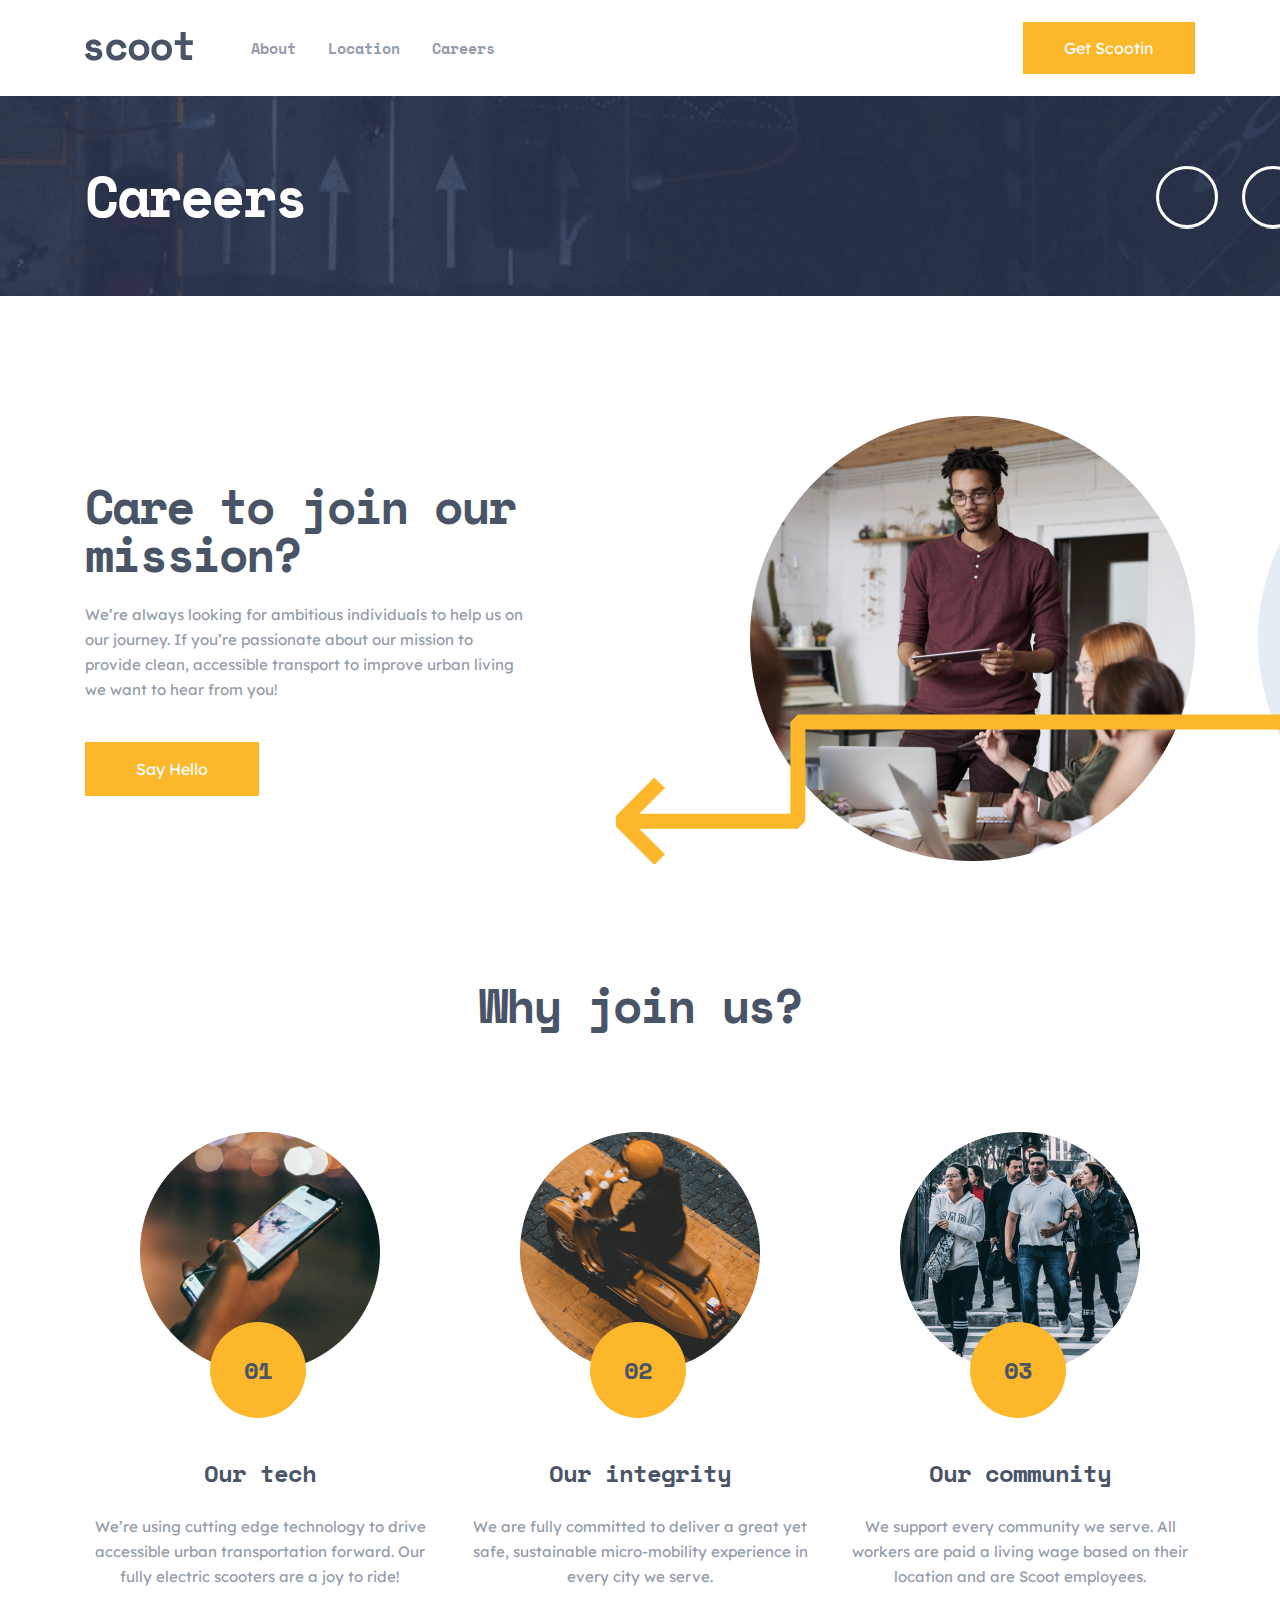
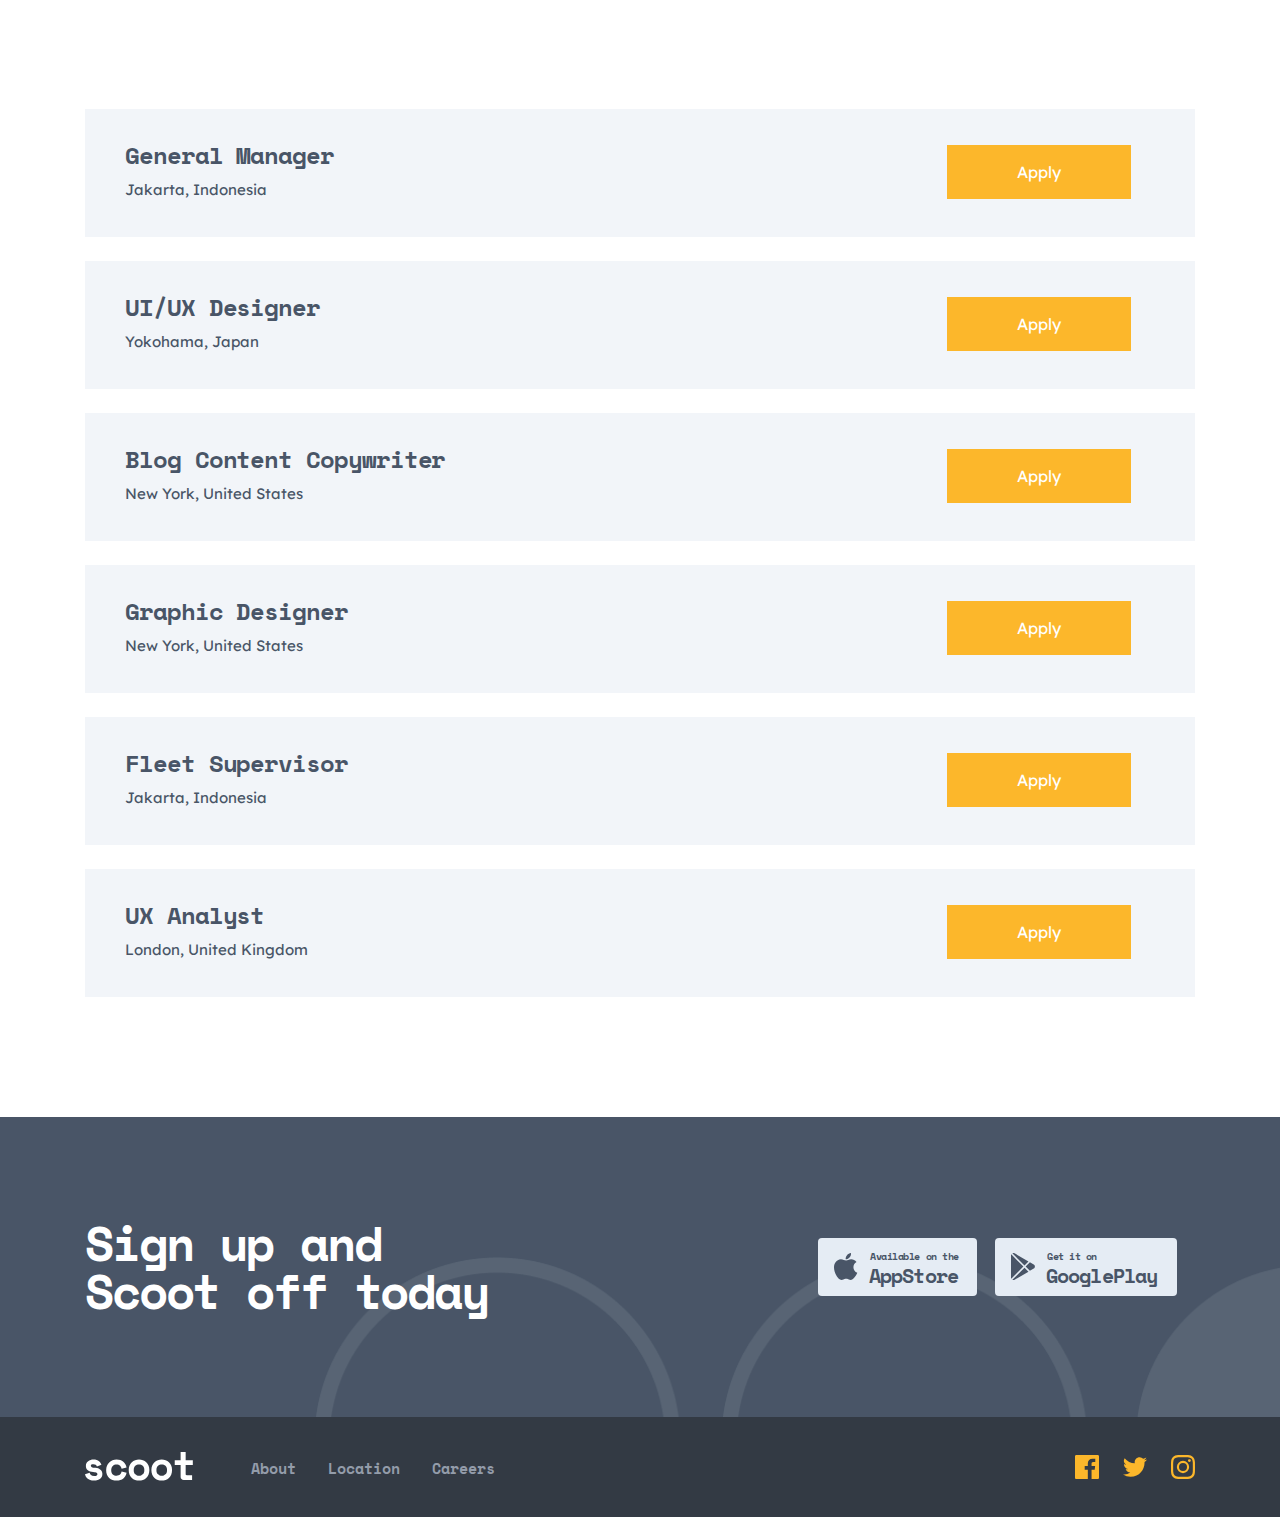
<file: careers.html>
<!DOCTYPE html>
<html lang="en">
<head>
  <meta charset="UTF-8">
  <meta http-equiv="X-UA-Compatible" content="IE=edge">
  <title>Scoot || Careers</title>
  <!-- <link rel="stylesheet" href="./css/main.css"> -->
  <link rel="stylesheet" href="./css/main.min.css">
</head>
<body>
  <header class="site-header">
    <div class="container">

      <div class="site-header__inner">

        <a class="site-header__link" href="./index.html">
          <svg width="108" height="29" viewBox="0 0 108 29" fill="none" xmlns="http://www.w3.org/2000/svg">
            <path fill-rule="evenodd" clip-rule="evenodd" d="M107.097 23.2V28H98.6971C97.7905 28 97.0505 27.7067 96.4771 27.12C95.9038 26.5333 95.6171 25.7867 95.6171 24.88V12.96H89.7371V8.16H95.6171V0H100.657V8.16H107.817V12.96H100.657V22C100.657 22.8 101.017 23.2 101.737 23.2H107.097ZM9.12 28.56C11.7333 28.56 13.76 27.9733 15.2 26.8C16.64 25.6267 17.36 24.0533 17.36 22.08V21.84C17.36 20.0533 16.72 18.66 15.44 17.66C14.16 16.66 12.5067 16.0533 10.48 15.84C8.72 15.6533 7.50667 15.42 6.84 15.14C6.17333 14.86 5.84 14.4 5.84 13.76C5.84 13.3067 6.05333 12.9267 6.48 12.62C6.90667 12.3133 7.54667 12.16 8.4 12.16C9.33333 12.16 10.0933 12.3667 10.68 12.78C11.2667 13.1933 11.68 13.76 11.92 14.48L16.48 12.64C16.2667 12.08 15.96 11.5 15.56 10.9C15.16 10.3 14.64 9.75333 14 9.26C13.36 8.76667 12.58 8.36667 11.66 8.06C10.74 7.75333 9.65333 7.6 8.4 7.6C7.44 7.6 6.50667 7.73333 5.6 8C4.69333 8.26667 3.89333 8.66 3.2 9.18C2.50667 9.7 1.94667 10.3333 1.52 11.08C1.09333 11.8267 0.88 12.6933 0.88 13.68V13.92C0.88 15.8133 1.54 17.2467 2.86 18.22C4.18 19.1933 5.96 19.7733 8.2 19.96C9.02667 20.04 9.71333 20.1467 10.26 20.28C10.8067 20.4133 11.24 20.58 11.56 20.78C11.88 20.98 12.1 21.1933 12.22 21.42C12.34 21.6467 12.4 21.8933 12.4 22.16C12.4 22.6133 12.1667 23.0333 11.7 23.42C11.2333 23.8067 10.3733 24 9.12 24C7.70667 24 6.66 23.68 5.98 23.04C5.3 22.4 4.85333 21.6533 4.64 20.8L0 22.32C0.133333 23.0133 0.393333 23.7267 0.78 24.46C1.16667 25.1933 1.72 25.86 2.44 26.46C3.16 27.06 4.06667 27.56 5.16 27.96C6.25333 28.36 7.57333 28.56 9.12 28.56ZM31.5743 28.56C34.401 28.56 36.661 27.84 38.3543 26.4C40.0476 24.96 41.121 23.0667 41.5743 20.72L36.6143 19.48C36.3743 20.7867 35.8476 21.8267 35.0343 22.6C34.221 23.3733 33.041 23.76 31.4943 23.76C30.7743 23.76 30.0943 23.6467 29.4543 23.42C28.8143 23.1933 28.2543 22.8533 27.7743 22.4C27.2943 21.9467 26.9143 21.38 26.6343 20.7C26.3543 20.02 26.2143 19.24 26.2143 18.36V18.12C26.2143 17.24 26.3543 16.4467 26.6343 15.74C26.9143 15.0333 27.2943 14.4333 27.7743 13.94C28.2543 13.4467 28.8143 13.0667 29.4543 12.8C30.0943 12.5333 30.7743 12.4 31.4943 12.4C33.041 12.4 34.241 12.8267 35.0943 13.68C35.9476 14.5333 36.4543 15.5467 36.6143 16.72L41.5743 15.44C41.121 13.0933 40.0343 11.2 38.3143 9.76C36.5943 8.32 34.3476 7.6 31.5743 7.6C30.1343 7.6 28.781 7.84 27.5143 8.32C26.2476 8.8 25.141 9.49333 24.1943 10.4C23.2476 11.3067 22.5076 12.4 21.9743 13.68C21.441 14.96 21.1743 16.4 21.1743 18V18.48C21.1743 20.08 21.441 21.5067 21.9743 22.76C22.5076 24.0133 23.241 25.0667 24.1743 25.92C25.1076 26.7733 26.2076 27.4267 27.4743 27.88C28.741 28.3333 30.1076 28.56 31.5743 28.56ZM57.9286 27.88C56.6886 28.3333 55.3886 28.56 54.0286 28.56C52.6686 28.56 51.3686 28.3333 50.1286 27.88C48.8886 27.4267 47.7886 26.7667 46.8286 25.9C45.8686 25.0333 45.1086 23.9667 44.5486 22.7C43.9886 21.4333 43.7086 19.9733 43.7086 18.32V17.84C43.7086 16.2133 43.9886 14.7667 44.5486 13.5C45.1086 12.2333 45.8686 11.16 46.8286 10.28C47.7886 9.4 48.8886 8.73333 50.1286 8.28C51.3686 7.82667 52.6686 7.6 54.0286 7.6C55.3886 7.6 56.6886 7.82667 57.9286 8.28C59.1686 8.73333 60.2686 9.4 61.2286 10.28C62.1886 11.16 62.9486 12.2333 63.5086 13.5C64.0686 14.7667 64.3486 16.2133 64.3486 17.84V18.32C64.3486 19.9733 64.0686 21.4333 63.5086 22.7C62.9486 23.9667 62.1886 25.0333 61.2286 25.9C60.2686 26.7667 59.1686 27.4267 57.9286 27.88ZM54.0286 23.76C53.3086 23.76 52.6286 23.64 51.9886 23.4C51.3486 23.16 50.7886 22.8133 50.3086 22.36C49.8286 21.9067 49.4486 21.3533 49.1686 20.7C48.8886 20.0467 48.7486 19.3067 48.7486 18.48V17.68C48.7486 16.8533 48.8886 16.1133 49.1686 15.46C49.4486 14.8067 49.8286 14.2533 50.3086 13.8C50.7886 13.3467 51.3486 13 51.9886 12.76C52.6286 12.52 53.3086 12.4 54.0286 12.4C54.7486 12.4 55.4286 12.52 56.0686 12.76C56.7086 13 57.2686 13.3467 57.7486 13.8C58.2286 14.2533 58.6086 14.8067 58.8886 15.46C59.1686 16.1133 59.3086 16.8533 59.3086 17.68V18.48C59.3086 19.3067 59.1686 20.0467 58.8886 20.7C58.6086 21.3533 58.2286 21.9067 57.7486 22.36C57.2686 22.8133 56.7086 23.16 56.0686 23.4C55.4286 23.64 54.7486 23.76 54.0286 23.76ZM80.6229 27.88C79.3829 28.3333 78.0829 28.56 76.7229 28.56C75.3629 28.56 74.0629 28.3333 72.8229 27.88C71.5829 27.4267 70.4829 26.7667 69.5229 25.9C68.5629 25.0333 67.8029 23.9667 67.2429 22.7C66.6829 21.4333 66.4029 19.9733 66.4029 18.32V17.84C66.4029 16.2133 66.6829 14.7667 67.2429 13.5C67.8029 12.2333 68.5629 11.16 69.5229 10.28C70.4829 9.4 71.5829 8.73333 72.8229 8.28C74.0629 7.82667 75.3629 7.6 76.7229 7.6C78.0829 7.6 79.3829 7.82667 80.6229 8.28C81.8629 8.73333 82.9629 9.4 83.9229 10.28C84.8829 11.16 85.6429 12.2333 86.2029 13.5C86.7629 14.7667 87.0429 16.2133 87.0429 17.84V18.32C87.0429 19.9733 86.7629 21.4333 86.2029 22.7C85.6429 23.9667 84.8829 25.0333 83.9229 25.9C82.9629 26.7667 81.8629 27.4267 80.6229 27.88ZM76.7229 23.76C76.0029 23.76 75.3229 23.64 74.6829 23.4C74.0429 23.16 73.4829 22.8133 73.0029 22.36C72.5229 21.9067 72.1429 21.3533 71.8629 20.7C71.5829 20.0467 71.4429 19.3067 71.4429 18.48V17.68C71.4429 16.8533 71.5829 16.1133 71.8629 15.46C72.1429 14.8067 72.5229 14.2533 73.0029 13.8C73.4829 13.3467 74.0429 13 74.6829 12.76C75.3229 12.52 76.0029 12.4 76.7229 12.4C77.4429 12.4 78.1229 12.52 78.7629 12.76C79.4029 13 79.9629 13.3467 80.4429 13.8C80.9229 14.2533 81.3029 14.8067 81.5829 15.46C81.8629 16.1133 82.0029 16.8533 82.0029 17.68V18.48C82.0029 19.3067 81.8629 20.0467 81.5829 20.7C81.3029 21.3533 80.9229 21.9067 80.4429 22.36C79.9629 22.8133 79.4029 23.16 78.7629 23.4C78.1229 23.64 77.4429 23.76 76.7229 23.76Z" fill="#495567"/>
          </svg>
        </a>

        <nav class="site-header__nav">
          <ul class="site-header__list">
            <li class="site-header__item">
              <a class="site-header__links" href="./about.html">
                About
              </a>
            </li>
            <li class="site-header__item">
              <a class="site-header__links" href="./location.html">
                Location
              </a>
            </li>
            <li class="site-header__item">
              <a class="site-header__links" href="./careers.html">
                Careers
              </a>
            </li>
          </ul>
        </nav>

        <a class="link" href="#">Get Scootin</a>
      </div>

    </div>
  </header>

  <main>
    <section class="careers-hero">

      <div class="intro-top intro-top--op">
        <div class="container">
          <h2 class="intro-top__title">Careers</h2>
        </div>
      </div>

      <div class="container">
        <div class="careers">
          <div class="careers__info-box">
            <h2 class="careers__title">Care to join our mission?</h2>
            <p class="careers__text careers__text--md">We’re always looking for ambitious individuals to help us on our journey. If you’re passionate about our mission to provide clean, accessible transport to improve urban living we want to hear from you!</p>

            <a class="link links--cr" href="#">Say Hello</a>
          </div>

          <div class="careers__img"></div>
        </div>
      </div>
    </section>

    <section class="values">
      <div class="container">
        <div class="info-box">
          <h2 class="info-box__title">Why join us?</h2>
        </div>

        <ul class="values__list">
          <li class="values__item">
            <div class="values__box"></div>
            <h3 class="values__title">
              Our tech
            </h3>

            <p class="values__text">
              We’re using cutting edge technology to drive accessible urban transportation forward. Our fully electric scooters are a joy to ride!
            </p>
          </li>

          <li class="values__item">
            <div class="values__box"></div>
            <h3 class="values__title">
              Our integrity
            </h3>

            <p class="values__text">
              We are fully committed to deliver a great yet safe, sustainable micro-mobility experience in every city we serve.
            </p>
          </li>

          <li class="values__item">
            <div class="values__box"></div>
            <h3 class="values__title">
              Our community
            </h3>

            <p class="values__text">
              We support every community we serve. All workers are paid a living wage based on their location and are Scoot employees.
            </p>
          </li>
        </ul>
      </div>
    </section>

    <section class="fielts">
      <div class="container">
        <div class="fielts-box">
          <div class="fiields-box__wrapper">
            <h3 class="fielts-box__title">General Manager</h3>
            <p class="fielts-box__text">Jakarta, Indonesia</p>
          </div>

          <a class="link links--fl" href="#">Apply</a>
        </div>
        <div class="fielts-box">
          <div class="fiields-box__wrapper">
            <h3 class="fielts-box__title">UI/UX Designer</h3>
            <p class="fielts-box__text">Yokohama, Japan</p>
          </div>

          <a class="link links--fl" href="#">Apply</a>
        </div>
        <div class="fielts-box">
          <div class="fiields-box__wrapper">
            <h3 class="fielts-box__title">Blog Content Copywriter</h3>
            <p class="fielts-box__text">New York, United States</p>
          </div>

          <a class="link links--fl" href="#">Apply</a>
        </div>
        <div class="fielts-box">
          <div class="fiields-box__wrapper">
            <h3 class="fielts-box__title">Graphic Designer</h3>
            <p class="fielts-box__text">New York, United States</p>
          </div>

          <a class="link links--fl" href="#">Apply</a>
        </div>
        <div class="fielts-box">
          <div class="fiields-box__wrapper">
            <h3 class="fielts-box__title">Fleet Supervisor</h3>
            <p class="fielts-box__text">Jakarta, Indonesia</p>
          </div>

          <a class="link links--fl" href="#">Apply</a>
        </div>
        <div class="fielts-box">
          <div class="fiields-box__wrapper">
            <h3 class="fielts-box__title">UX Analyst</h3>
            <p class="fielts-box__text">London, United Kingdom</p>
          </div>

          <a class="link links--fl" href="#">Apply</a>
        </div>
      </div>
    </section>

    <section class="signup">
      <div class="signup__bg">
      <div class="container">
        <div class="signup__box">
          <div class="signup__heading-box">
            <h3 class="signup__heading">Sign up and Scoot off today</h3>
          </div>
          <div class="signup__links">
            <a class="signup__link" href="">
              <div class="signup__span">
                <img class="signup__icon" src="./images/appstore.svg" width="24" height="21" alt="">
                <span class="signup__txt">Available on the</span>
                <span class="signup__txt signup__text">AppStore</span>
              </div>
            </a>
            <a href="#">
              <div class="signup__span signup__span--active">
                <img class="signup__icon" src="./images/play.svg" width="24" height="27" alt="">
                <span class="signup__txt">Get it on</span>
                <span class="signup__txt signup__text">GooglePlay</span>
              </div>

          </a>
        </div>
      </div>
    </div>
  </div>
  </section>
  </main>

  <footer class="site-footer">
    <div class="container">
      <div class="footer-wrap">

        <a class="footer-wrap__link" href="./index.html">
          <svg class="footer-wrap__link-img" width="108" height="29" viewBox="0 0 108 29" fill="none" xmlns="http://www.w3.org/2000/svg">
            <path fill-rule="evenodd" clip-rule="evenodd" d="M107.097 23.2V28H98.6971C97.7905 28 97.0505 27.7067 96.4771 27.12C95.9038 26.5333 95.6171 25.7867 95.6171 24.88V12.96H89.7371V8.16H95.6171V0H100.657V8.16H107.817V12.96H100.657V22C100.657 22.8 101.017 23.2 101.737 23.2H107.097ZM9.12 28.56C11.7333 28.56 13.76 27.9733 15.2 26.8C16.64 25.6267 17.36 24.0533 17.36 22.08V21.84C17.36 20.0533 16.72 18.66 15.44 17.66C14.16 16.66 12.5067 16.0533 10.48 15.84C8.72 15.6533 7.50667 15.42 6.84 15.14C6.17333 14.86 5.84 14.4 5.84 13.76C5.84 13.3067 6.05333 12.9267 6.48 12.62C6.90667 12.3133 7.54667 12.16 8.4 12.16C9.33333 12.16 10.0933 12.3667 10.68 12.78C11.2667 13.1933 11.68 13.76 11.92 14.48L16.48 12.64C16.2667 12.08 15.96 11.5 15.56 10.9C15.16 10.3 14.64 9.75333 14 9.26C13.36 8.76667 12.58 8.36667 11.66 8.06C10.74 7.75333 9.65333 7.6 8.4 7.6C7.44 7.6 6.50667 7.73333 5.6 8C4.69333 8.26667 3.89333 8.66 3.2 9.18C2.50667 9.7 1.94667 10.3333 1.52 11.08C1.09333 11.8267 0.88 12.6933 0.88 13.68V13.92C0.88 15.8133 1.54 17.2467 2.86 18.22C4.18 19.1933 5.96 19.7733 8.2 19.96C9.02667 20.04 9.71333 20.1467 10.26 20.28C10.8067 20.4133 11.24 20.58 11.56 20.78C11.88 20.98 12.1 21.1933 12.22 21.42C12.34 21.6467 12.4 21.8933 12.4 22.16C12.4 22.6133 12.1667 23.0333 11.7 23.42C11.2333 23.8067 10.3733 24 9.12 24C7.70667 24 6.66 23.68 5.98 23.04C5.3 22.4 4.85333 21.6533 4.64 20.8L0 22.32C0.133333 23.0133 0.393333 23.7267 0.78 24.46C1.16667 25.1933 1.72 25.86 2.44 26.46C3.16 27.06 4.06667 27.56 5.16 27.96C6.25333 28.36 7.57333 28.56 9.12 28.56ZM31.5743 28.56C34.401 28.56 36.661 27.84 38.3543 26.4C40.0476 24.96 41.121 23.0667 41.5743 20.72L36.6143 19.48C36.3743 20.7867 35.8476 21.8267 35.0343 22.6C34.221 23.3733 33.041 23.76 31.4943 23.76C30.7743 23.76 30.0943 23.6467 29.4543 23.42C28.8143 23.1933 28.2543 22.8533 27.7743 22.4C27.2943 21.9467 26.9143 21.38 26.6343 20.7C26.3543 20.02 26.2143 19.24 26.2143 18.36V18.12C26.2143 17.24 26.3543 16.4467 26.6343 15.74C26.9143 15.0333 27.2943 14.4333 27.7743 13.94C28.2543 13.4467 28.8143 13.0667 29.4543 12.8C30.0943 12.5333 30.7743 12.4 31.4943 12.4C33.041 12.4 34.241 12.8267 35.0943 13.68C35.9476 14.5333 36.4543 15.5467 36.6143 16.72L41.5743 15.44C41.121 13.0933 40.0343 11.2 38.3143 9.76C36.5943 8.32 34.3476 7.6 31.5743 7.6C30.1343 7.6 28.781 7.84 27.5143 8.32C26.2476 8.8 25.141 9.49333 24.1943 10.4C23.2476 11.3067 22.5076 12.4 21.9743 13.68C21.441 14.96 21.1743 16.4 21.1743 18V18.48C21.1743 20.08 21.441 21.5067 21.9743 22.76C22.5076 24.0133 23.241 25.0667 24.1743 25.92C25.1076 26.7733 26.2076 27.4267 27.4743 27.88C28.741 28.3333 30.1076 28.56 31.5743 28.56ZM57.9286 27.88C56.6886 28.3333 55.3886 28.56 54.0286 28.56C52.6686 28.56 51.3686 28.3333 50.1286 27.88C48.8886 27.4267 47.7886 26.7667 46.8286 25.9C45.8686 25.0333 45.1086 23.9667 44.5486 22.7C43.9886 21.4333 43.7086 19.9733 43.7086 18.32V17.84C43.7086 16.2133 43.9886 14.7667 44.5486 13.5C45.1086 12.2333 45.8686 11.16 46.8286 10.28C47.7886 9.4 48.8886 8.73333 50.1286 8.28C51.3686 7.82667 52.6686 7.6 54.0286 7.6C55.3886 7.6 56.6886 7.82667 57.9286 8.28C59.1686 8.73333 60.2686 9.4 61.2286 10.28C62.1886 11.16 62.9486 12.2333 63.5086 13.5C64.0686 14.7667 64.3486 16.2133 64.3486 17.84V18.32C64.3486 19.9733 64.0686 21.4333 63.5086 22.7C62.9486 23.9667 62.1886 25.0333 61.2286 25.9C60.2686 26.7667 59.1686 27.4267 57.9286 27.88ZM54.0286 23.76C53.3086 23.76 52.6286 23.64 51.9886 23.4C51.3486 23.16 50.7886 22.8133 50.3086 22.36C49.8286 21.9067 49.4486 21.3533 49.1686 20.7C48.8886 20.0467 48.7486 19.3067 48.7486 18.48V17.68C48.7486 16.8533 48.8886 16.1133 49.1686 15.46C49.4486 14.8067 49.8286 14.2533 50.3086 13.8C50.7886 13.3467 51.3486 13 51.9886 12.76C52.6286 12.52 53.3086 12.4 54.0286 12.4C54.7486 12.4 55.4286 12.52 56.0686 12.76C56.7086 13 57.2686 13.3467 57.7486 13.8C58.2286 14.2533 58.6086 14.8067 58.8886 15.46C59.1686 16.1133 59.3086 16.8533 59.3086 17.68V18.48C59.3086 19.3067 59.1686 20.0467 58.8886 20.7C58.6086 21.3533 58.2286 21.9067 57.7486 22.36C57.2686 22.8133 56.7086 23.16 56.0686 23.4C55.4286 23.64 54.7486 23.76 54.0286 23.76ZM80.6229 27.88C79.3829 28.3333 78.0829 28.56 76.7229 28.56C75.3629 28.56 74.0629 28.3333 72.8229 27.88C71.5829 27.4267 70.4829 26.7667 69.5229 25.9C68.5629 25.0333 67.8029 23.9667 67.2429 22.7C66.6829 21.4333 66.4029 19.9733 66.4029 18.32V17.84C66.4029 16.2133 66.6829 14.7667 67.2429 13.5C67.8029 12.2333 68.5629 11.16 69.5229 10.28C70.4829 9.4 71.5829 8.73333 72.8229 8.28C74.0629 7.82667 75.3629 7.6 76.7229 7.6C78.0829 7.6 79.3829 7.82667 80.6229 8.28C81.8629 8.73333 82.9629 9.4 83.9229 10.28C84.8829 11.16 85.6429 12.2333 86.2029 13.5C86.7629 14.7667 87.0429 16.2133 87.0429 17.84V18.32C87.0429 19.9733 86.7629 21.4333 86.2029 22.7C85.6429 23.9667 84.8829 25.0333 83.9229 25.9C82.9629 26.7667 81.8629 27.4267 80.6229 27.88ZM76.7229 23.76C76.0029 23.76 75.3229 23.64 74.6829 23.4C74.0429 23.16 73.4829 22.8133 73.0029 22.36C72.5229 21.9067 72.1429 21.3533 71.8629 20.7C71.5829 20.0467 71.4429 19.3067 71.4429 18.48V17.68C71.4429 16.8533 71.5829 16.1133 71.8629 15.46C72.1429 14.8067 72.5229 14.2533 73.0029 13.8C73.4829 13.3467 74.0429 13 74.6829 12.76C75.3229 12.52 76.0029 12.4 76.7229 12.4C77.4429 12.4 78.1229 12.52 78.7629 12.76C79.4029 13 79.9629 13.3467 80.4429 13.8C80.9229 14.2533 81.3029 14.8067 81.5829 15.46C81.8629 16.1133 82.0029 16.8533 82.0029 17.68V18.48C82.0029 19.3067 81.8629 20.0467 81.5829 20.7C81.3029 21.3533 80.9229 21.9067 80.4429 22.36C79.9629 22.8133 79.4029 23.16 78.7629 23.4C78.1229 23.64 77.4429 23.76 76.7229 23.76Z" fill="currentColor"/>
          </svg>

        </a>
        <nav class="footer-wrap-nav">
          <ul class="footer-wrap__list footernav">
            <li class="footernav__item">
              <a class="footernav__link" href="./about.html" >
                About
              </a>
            </li>
            <li class="footernav__item">
              <a class="footernav__link" href="./location.html" >
                Location
              </a>
            </li>
            <li class="footernav__item">
              <a class="footernav__link" href="./careers.html" >
                Careers
              </a>
            </li>
          </ul>
        </nav>
        <ul class="social-list">

          <li class="social-list__item">
            <a class="social-list__link" href="https://www.facebook.com/" target="_blank">
              <svg class="social-list__icon" width="24" height="24" fill="none" xmlns="http://www.w3.org/2000/svg"><path d="M22.675 0H1.325C.593 0 0 .593 0 1.325v21.351C0 23.407.593 24 1.325 24H12.82v-9.294H9.692v-3.622h3.128V8.413c0-3.1 1.893-4.788 4.659-4.788 1.325 0 2.463.099 2.795.143v3.24l-1.918.001c-1.504 0-1.795.715-1.795 1.763v2.313h3.587l-.467 3.622h-3.12V24h6.116c.73 0 1.323-.593 1.323-1.325V1.325C24 .593 23.407 0 22.675 0Z" fill="currentColor"/></svg>
            </a>
          </li>

          <li class="social-list__item">
            <a class="social-list__link" href="https://www.twitter.com/" target="_blank">

              <svg class="social-list__icon" width="24" height="20" fill="none" xmlns="http://www.w3.org/2000/svg"><path d="M24 2.557a9.83 9.83 0 0 1-2.828.775A4.932 4.932 0 0 0 23.337.608a9.864 9.864 0 0 1-3.127 1.195A4.916 4.916 0 0 0 16.616.248c-3.179 0-5.515 2.966-4.797 6.045A13.978 13.978 0 0 1 1.671 1.149a4.93 4.93 0 0 0 1.523 6.574 4.903 4.903 0 0 1-2.229-.616c-.054 2.281 1.581 4.415 3.949 4.89a4.935 4.935 0 0 1-2.224.084 4.928 4.928 0 0 0 4.6 3.419A9.9 9.9 0 0 1 0 17.54a13.94 13.94 0 0 0 7.548 2.212c9.142 0 14.307-7.721 13.995-14.646A10.025 10.025 0 0 0 24 2.557Z" fill="currentColor"/></svg>
            </a>
          </li>
          <li class="social-list__item">
            <a class="social-list__link" href="https://www.instagram.com/" target="_blank">
              <svg class="social-list__icon" width="24" height="24" fill="none" xmlns="http://www.w3.org/2000/svg"><path fill-rule="evenodd" clip-rule="evenodd" d="M12 0C8.741 0 8.333.014 7.053.072 2.695.272.273 2.69.073 7.052.014 8.333 0 8.741 0 12c0 3.259.014 3.668.072 4.948.2 4.358 2.618 6.78 6.98 6.98C8.333 23.986 8.741 24 12 24c3.259 0 3.668-.014 4.948-.072 4.354-.2 6.782-2.618 6.979-6.98.059-1.28.073-1.689.073-4.948 0-3.259-.014-3.667-.072-4.947-.196-4.354-2.617-6.78-6.979-6.98C15.668.014 15.259 0 12 0Zm0 2.163c3.204 0 3.584.012 4.85.07 3.252.148 4.771 1.691 4.919 4.919.058 1.265.069 1.645.069 4.849 0 3.205-.012 3.584-.069 4.849-.149 3.225-1.664 4.771-4.919 4.919-1.266.058-1.644.07-4.85.07-3.204 0-3.584-.012-4.849-.07-3.26-.149-4.771-1.699-4.919-4.92-.058-1.265-.07-1.644-.07-4.849 0-3.204.013-3.583.07-4.849.149-3.227 1.664-4.771 4.919-4.919 1.266-.057 1.645-.069 4.849-.069ZM5.838 12a6.162 6.162 0 1 1 12.324 0 6.162 6.162 0 0 1-12.324 0ZM12 16a4 4 0 1 1 0-8 4 4 0 0 1 0 8Zm4.965-10.405a1.44 1.44 0 1 1 2.881.001 1.44 1.44 0 0 1-2.881-.001Z" fill="currentColor"/></svg>

            </a>
          </li>
        </ul>
      </div>
    </div>
  </footer>
</body>
</html>
</file>
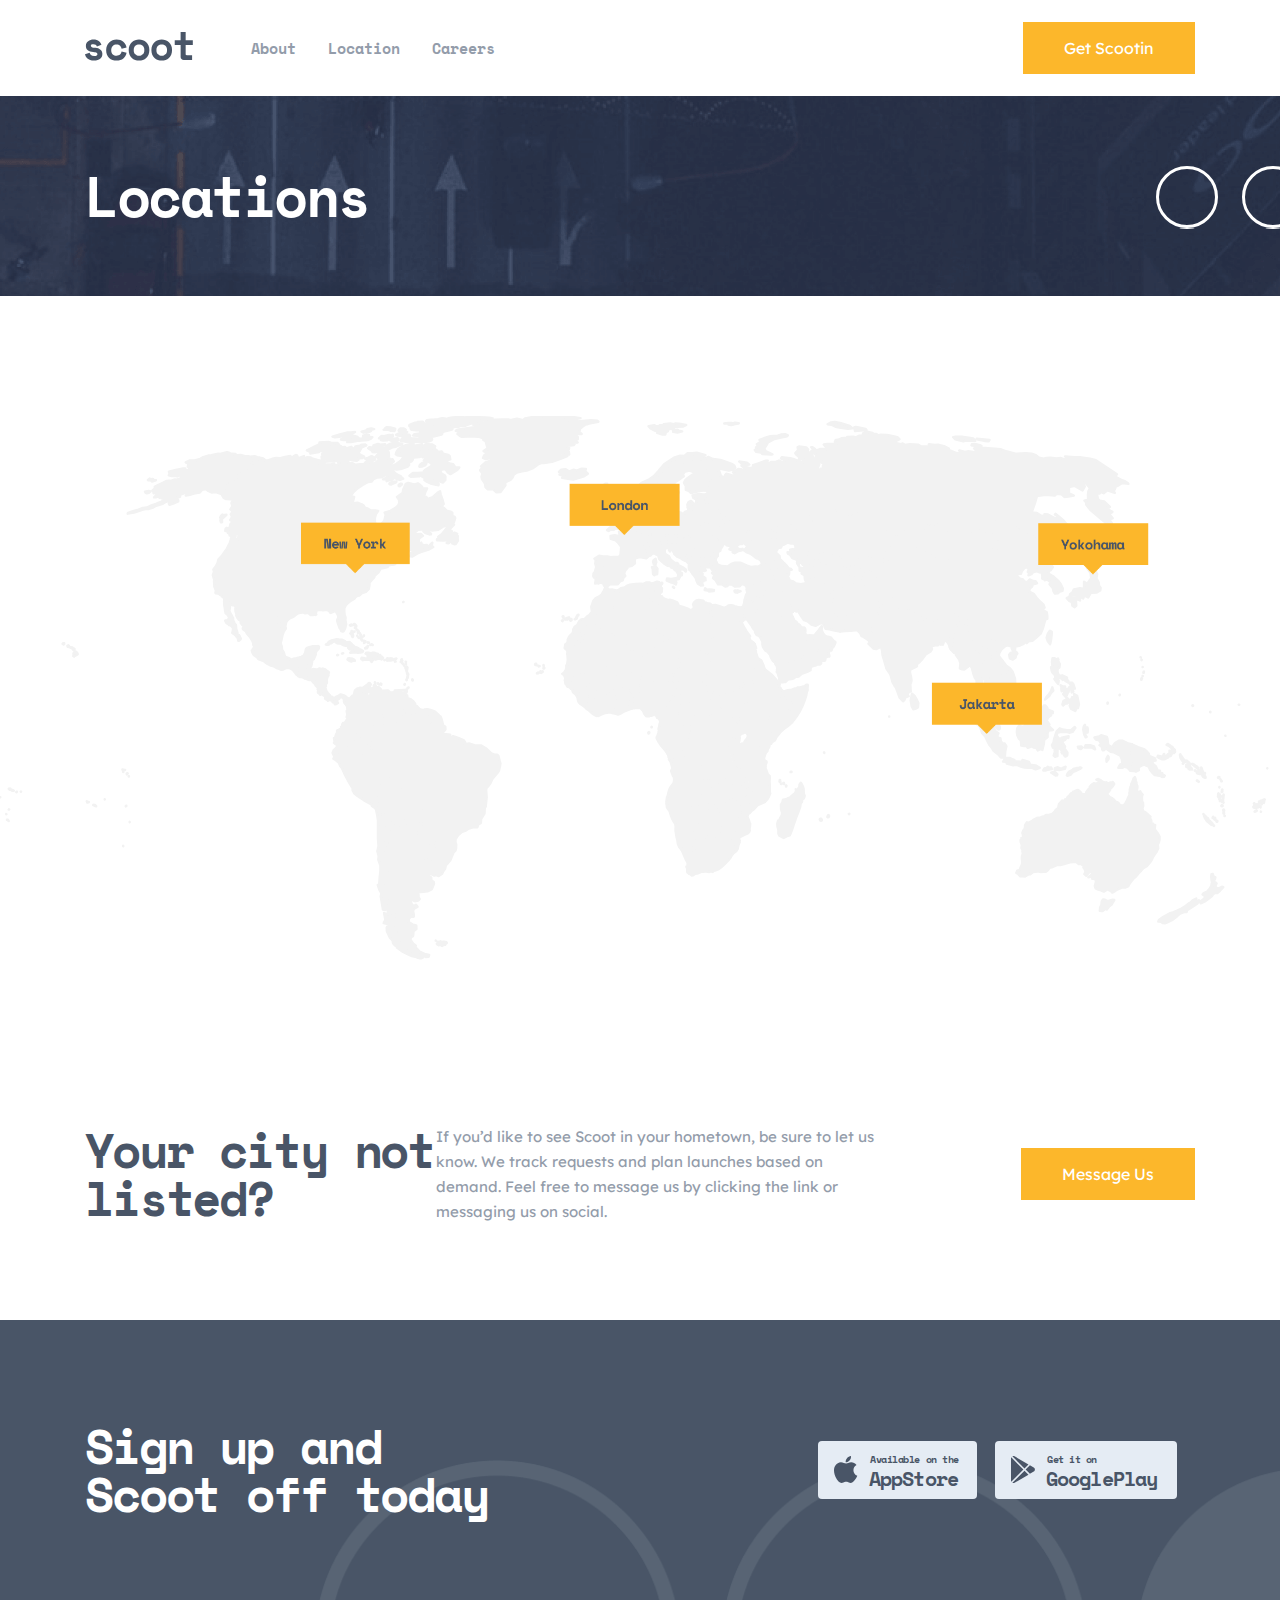
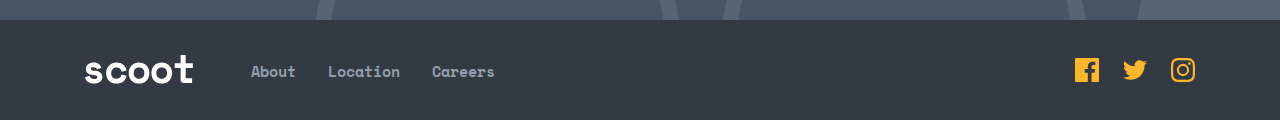
<file: location.html>
<!DOCTYPE html>
<html lang="en">
<head>
    <meta charset="UTF-8">
    <meta http-equiv="X-UA-Compatible" content="IE=edge">
    <title>Scoot</title>
    <!-- <link rel="stylesheet" href="./css/main.css"> -->
    <link rel="stylesheet" href="./css/main.min.css">
    <meta name="description" content="map created using amCharts pixel map generator" />
</head>
<body>

    <header class="site-header">
        <div class="container">
            <div class="site-header__inner">
                <a class="site-header__link" href="./index.html">
                    <svg width="108" height="29" viewBox="0 0 108 29" fill="none" xmlns="http://www.w3.org/2000/svg">
                        <path fill-rule="evenodd" clip-rule="evenodd" d="M107.097 23.2V28H98.6971C97.7905 28 97.0505 27.7067 96.4771 27.12C95.9038 26.5333 95.6171 25.7867 95.6171 24.88V12.96H89.7371V8.16H95.6171V0H100.657V8.16H107.817V12.96H100.657V22C100.657 22.8 101.017 23.2 101.737 23.2H107.097ZM9.12 28.56C11.7333 28.56 13.76 27.9733 15.2 26.8C16.64 25.6267 17.36 24.0533 17.36 22.08V21.84C17.36 20.0533 16.72 18.66 15.44 17.66C14.16 16.66 12.5067 16.0533 10.48 15.84C8.72 15.6533 7.50667 15.42 6.84 15.14C6.17333 14.86 5.84 14.4 5.84 13.76C5.84 13.3067 6.05333 12.9267 6.48 12.62C6.90667 12.3133 7.54667 12.16 8.4 12.16C9.33333 12.16 10.0933 12.3667 10.68 12.78C11.2667 13.1933 11.68 13.76 11.92 14.48L16.48 12.64C16.2667 12.08 15.96 11.5 15.56 10.9C15.16 10.3 14.64 9.75333 14 9.26C13.36 8.76667 12.58 8.36667 11.66 8.06C10.74 7.75333 9.65333 7.6 8.4 7.6C7.44 7.6 6.50667 7.73333 5.6 8C4.69333 8.26667 3.89333 8.66 3.2 9.18C2.50667 9.7 1.94667 10.3333 1.52 11.08C1.09333 11.8267 0.88 12.6933 0.88 13.68V13.92C0.88 15.8133 1.54 17.2467 2.86 18.22C4.18 19.1933 5.96 19.7733 8.2 19.96C9.02667 20.04 9.71333 20.1467 10.26 20.28C10.8067 20.4133 11.24 20.58 11.56 20.78C11.88 20.98 12.1 21.1933 12.22 21.42C12.34 21.6467 12.4 21.8933 12.4 22.16C12.4 22.6133 12.1667 23.0333 11.7 23.42C11.2333 23.8067 10.3733 24 9.12 24C7.70667 24 6.66 23.68 5.98 23.04C5.3 22.4 4.85333 21.6533 4.64 20.8L0 22.32C0.133333 23.0133 0.393333 23.7267 0.78 24.46C1.16667 25.1933 1.72 25.86 2.44 26.46C3.16 27.06 4.06667 27.56 5.16 27.96C6.25333 28.36 7.57333 28.56 9.12 28.56ZM31.5743 28.56C34.401 28.56 36.661 27.84 38.3543 26.4C40.0476 24.96 41.121 23.0667 41.5743 20.72L36.6143 19.48C36.3743 20.7867 35.8476 21.8267 35.0343 22.6C34.221 23.3733 33.041 23.76 31.4943 23.76C30.7743 23.76 30.0943 23.6467 29.4543 23.42C28.8143 23.1933 28.2543 22.8533 27.7743 22.4C27.2943 21.9467 26.9143 21.38 26.6343 20.7C26.3543 20.02 26.2143 19.24 26.2143 18.36V18.12C26.2143 17.24 26.3543 16.4467 26.6343 15.74C26.9143 15.0333 27.2943 14.4333 27.7743 13.94C28.2543 13.4467 28.8143 13.0667 29.4543 12.8C30.0943 12.5333 30.7743 12.4 31.4943 12.4C33.041 12.4 34.241 12.8267 35.0943 13.68C35.9476 14.5333 36.4543 15.5467 36.6143 16.72L41.5743 15.44C41.121 13.0933 40.0343 11.2 38.3143 9.76C36.5943 8.32 34.3476 7.6 31.5743 7.6C30.1343 7.6 28.781 7.84 27.5143 8.32C26.2476 8.8 25.141 9.49333 24.1943 10.4C23.2476 11.3067 22.5076 12.4 21.9743 13.68C21.441 14.96 21.1743 16.4 21.1743 18V18.48C21.1743 20.08 21.441 21.5067 21.9743 22.76C22.5076 24.0133 23.241 25.0667 24.1743 25.92C25.1076 26.7733 26.2076 27.4267 27.4743 27.88C28.741 28.3333 30.1076 28.56 31.5743 28.56ZM57.9286 27.88C56.6886 28.3333 55.3886 28.56 54.0286 28.56C52.6686 28.56 51.3686 28.3333 50.1286 27.88C48.8886 27.4267 47.7886 26.7667 46.8286 25.9C45.8686 25.0333 45.1086 23.9667 44.5486 22.7C43.9886 21.4333 43.7086 19.9733 43.7086 18.32V17.84C43.7086 16.2133 43.9886 14.7667 44.5486 13.5C45.1086 12.2333 45.8686 11.16 46.8286 10.28C47.7886 9.4 48.8886 8.73333 50.1286 8.28C51.3686 7.82667 52.6686 7.6 54.0286 7.6C55.3886 7.6 56.6886 7.82667 57.9286 8.28C59.1686 8.73333 60.2686 9.4 61.2286 10.28C62.1886 11.16 62.9486 12.2333 63.5086 13.5C64.0686 14.7667 64.3486 16.2133 64.3486 17.84V18.32C64.3486 19.9733 64.0686 21.4333 63.5086 22.7C62.9486 23.9667 62.1886 25.0333 61.2286 25.9C60.2686 26.7667 59.1686 27.4267 57.9286 27.88ZM54.0286 23.76C53.3086 23.76 52.6286 23.64 51.9886 23.4C51.3486 23.16 50.7886 22.8133 50.3086 22.36C49.8286 21.9067 49.4486 21.3533 49.1686 20.7C48.8886 20.0467 48.7486 19.3067 48.7486 18.48V17.68C48.7486 16.8533 48.8886 16.1133 49.1686 15.46C49.4486 14.8067 49.8286 14.2533 50.3086 13.8C50.7886 13.3467 51.3486 13 51.9886 12.76C52.6286 12.52 53.3086 12.4 54.0286 12.4C54.7486 12.4 55.4286 12.52 56.0686 12.76C56.7086 13 57.2686 13.3467 57.7486 13.8C58.2286 14.2533 58.6086 14.8067 58.8886 15.46C59.1686 16.1133 59.3086 16.8533 59.3086 17.68V18.48C59.3086 19.3067 59.1686 20.0467 58.8886 20.7C58.6086 21.3533 58.2286 21.9067 57.7486 22.36C57.2686 22.8133 56.7086 23.16 56.0686 23.4C55.4286 23.64 54.7486 23.76 54.0286 23.76ZM80.6229 27.88C79.3829 28.3333 78.0829 28.56 76.7229 28.56C75.3629 28.56 74.0629 28.3333 72.8229 27.88C71.5829 27.4267 70.4829 26.7667 69.5229 25.9C68.5629 25.0333 67.8029 23.9667 67.2429 22.7C66.6829 21.4333 66.4029 19.9733 66.4029 18.32V17.84C66.4029 16.2133 66.6829 14.7667 67.2429 13.5C67.8029 12.2333 68.5629 11.16 69.5229 10.28C70.4829 9.4 71.5829 8.73333 72.8229 8.28C74.0629 7.82667 75.3629 7.6 76.7229 7.6C78.0829 7.6 79.3829 7.82667 80.6229 8.28C81.8629 8.73333 82.9629 9.4 83.9229 10.28C84.8829 11.16 85.6429 12.2333 86.2029 13.5C86.7629 14.7667 87.0429 16.2133 87.0429 17.84V18.32C87.0429 19.9733 86.7629 21.4333 86.2029 22.7C85.6429 23.9667 84.8829 25.0333 83.9229 25.9C82.9629 26.7667 81.8629 27.4267 80.6229 27.88ZM76.7229 23.76C76.0029 23.76 75.3229 23.64 74.6829 23.4C74.0429 23.16 73.4829 22.8133 73.0029 22.36C72.5229 21.9067 72.1429 21.3533 71.8629 20.7C71.5829 20.0467 71.4429 19.3067 71.4429 18.48V17.68C71.4429 16.8533 71.5829 16.1133 71.8629 15.46C72.1429 14.8067 72.5229 14.2533 73.0029 13.8C73.4829 13.3467 74.0429 13 74.6829 12.76C75.3229 12.52 76.0029 12.4 76.7229 12.4C77.4429 12.4 78.1229 12.52 78.7629 12.76C79.4029 13 79.9629 13.3467 80.4429 13.8C80.9229 14.2533 81.3029 14.8067 81.5829 15.46C81.8629 16.1133 82.0029 16.8533 82.0029 17.68V18.48C82.0029 19.3067 81.8629 20.0467 81.5829 20.7C81.3029 21.3533 80.9229 21.9067 80.4429 22.36C79.9629 22.8133 79.4029 23.16 78.7629 23.4C78.1229 23.64 77.4429 23.76 76.7229 23.76Z" fill="#495567"/>
                    </svg>
                </a>
                <nav class="site-header__nav">
                    <ul class="site-header__list">
                        <li class="site-header__item">
                            <a class="site-header__links" href="./about.html">
                                About
                            </a>
                        </li>
                        <li class="site-header__item">
                            <a class="site-header__links" href="./location.html">
                                Location
                            </a>
                        </li>
                        <li class="site-header__item">
                            <a class="site-header__links" href="./careers.html">
                                Careers
                            </a>
                        </li>
                    </ul>
                </nav>
                <a class="link" href="#">Get Scootin</a>
            </div>
        </div>

    </header>
    <main>
        <section>
            <div class="intro-top intro-top--op">
                <div class="container">
                    <h2 class="intro-top__title">Locations</h2>
                </div>
            </div>

            <div id="map" style="width: 100%; height: 542px; margin: 120px 0;">
            </div>
            <div class="message">
                <div class="container">
                    <div class="message__box">
                        <div class="message__txt-box">
                            <h3 class="message__heading">Your city not listed?</h3>
                        </div>
                        <div class="message__desc-box">
                            <p class="message__desc">
                                If you’d like to see Scoot in your hometown, be sure to let us know. We track requests and plan launches based on demand. Feel free to message us by clicking the link or messaging us on social.
                            </p>
                        </div>
                        <a class="link" href="#">Message Us</a>
                    </div>
                </div>

            </div>


        </section>
        <section class="signup">
            <div class="signup__bg">
            <div class="container">
              <div class="signup__box">
                <div class="signup__heading-box">
                  <h3 class="signup__heading">Sign up and Scoot off today</h3>
                </div>
                <div class="signup__links">
                  <a class="signup__link" href="">
                    <div class="signup__span">
                      <img class="signup__icon" src="./images/appstore.svg" width="24" height="21" alt="">
                      <span class="signup__txt">Available on the</span>
                      <span class="signup__txt signup__text">AppStore</span>
                    </div>
                  </a>
                  <a href="#">
                    <div class="signup__span signup__span--active">
                      <img class="signup__icon" src="./images/play.svg" width="24" height="27" alt="">
                      <span class="signup__txt">Get it on</span>
                      <span class="signup__txt signup__text">GooglePlay</span>
                    </div>

                </a>
              </div>
            </div>
          </div>
        </div>
        </section>
    </main>
    <footer class="site-footer">
        <div class="container">
            <div class="footer-wrap">
                <a class="footer-wrap__link" href="./index.html">
                    <svg class="footer-wrap__link-img" width="108" height="29" viewBox="0 0 108 29" fill="none" xmlns="http://www.w3.org/2000/svg">
                        <path fill-rule="evenodd" clip-rule="evenodd" d="M107.097 23.2V28H98.6971C97.7905 28 97.0505 27.7067 96.4771 27.12C95.9038 26.5333 95.6171 25.7867 95.6171 24.88V12.96H89.7371V8.16H95.6171V0H100.657V8.16H107.817V12.96H100.657V22C100.657 22.8 101.017 23.2 101.737 23.2H107.097ZM9.12 28.56C11.7333 28.56 13.76 27.9733 15.2 26.8C16.64 25.6267 17.36 24.0533 17.36 22.08V21.84C17.36 20.0533 16.72 18.66 15.44 17.66C14.16 16.66 12.5067 16.0533 10.48 15.84C8.72 15.6533 7.50667 15.42 6.84 15.14C6.17333 14.86 5.84 14.4 5.84 13.76C5.84 13.3067 6.05333 12.9267 6.48 12.62C6.90667 12.3133 7.54667 12.16 8.4 12.16C9.33333 12.16 10.0933 12.3667 10.68 12.78C11.2667 13.1933 11.68 13.76 11.92 14.48L16.48 12.64C16.2667 12.08 15.96 11.5 15.56 10.9C15.16 10.3 14.64 9.75333 14 9.26C13.36 8.76667 12.58 8.36667 11.66 8.06C10.74 7.75333 9.65333 7.6 8.4 7.6C7.44 7.6 6.50667 7.73333 5.6 8C4.69333 8.26667 3.89333 8.66 3.2 9.18C2.50667 9.7 1.94667 10.3333 1.52 11.08C1.09333 11.8267 0.88 12.6933 0.88 13.68V13.92C0.88 15.8133 1.54 17.2467 2.86 18.22C4.18 19.1933 5.96 19.7733 8.2 19.96C9.02667 20.04 9.71333 20.1467 10.26 20.28C10.8067 20.4133 11.24 20.58 11.56 20.78C11.88 20.98 12.1 21.1933 12.22 21.42C12.34 21.6467 12.4 21.8933 12.4 22.16C12.4 22.6133 12.1667 23.0333 11.7 23.42C11.2333 23.8067 10.3733 24 9.12 24C7.70667 24 6.66 23.68 5.98 23.04C5.3 22.4 4.85333 21.6533 4.64 20.8L0 22.32C0.133333 23.0133 0.393333 23.7267 0.78 24.46C1.16667 25.1933 1.72 25.86 2.44 26.46C3.16 27.06 4.06667 27.56 5.16 27.96C6.25333 28.36 7.57333 28.56 9.12 28.56ZM31.5743 28.56C34.401 28.56 36.661 27.84 38.3543 26.4C40.0476 24.96 41.121 23.0667 41.5743 20.72L36.6143 19.48C36.3743 20.7867 35.8476 21.8267 35.0343 22.6C34.221 23.3733 33.041 23.76 31.4943 23.76C30.7743 23.76 30.0943 23.6467 29.4543 23.42C28.8143 23.1933 28.2543 22.8533 27.7743 22.4C27.2943 21.9467 26.9143 21.38 26.6343 20.7C26.3543 20.02 26.2143 19.24 26.2143 18.36V18.12C26.2143 17.24 26.3543 16.4467 26.6343 15.74C26.9143 15.0333 27.2943 14.4333 27.7743 13.94C28.2543 13.4467 28.8143 13.0667 29.4543 12.8C30.0943 12.5333 30.7743 12.4 31.4943 12.4C33.041 12.4 34.241 12.8267 35.0943 13.68C35.9476 14.5333 36.4543 15.5467 36.6143 16.72L41.5743 15.44C41.121 13.0933 40.0343 11.2 38.3143 9.76C36.5943 8.32 34.3476 7.6 31.5743 7.6C30.1343 7.6 28.781 7.84 27.5143 8.32C26.2476 8.8 25.141 9.49333 24.1943 10.4C23.2476 11.3067 22.5076 12.4 21.9743 13.68C21.441 14.96 21.1743 16.4 21.1743 18V18.48C21.1743 20.08 21.441 21.5067 21.9743 22.76C22.5076 24.0133 23.241 25.0667 24.1743 25.92C25.1076 26.7733 26.2076 27.4267 27.4743 27.88C28.741 28.3333 30.1076 28.56 31.5743 28.56ZM57.9286 27.88C56.6886 28.3333 55.3886 28.56 54.0286 28.56C52.6686 28.56 51.3686 28.3333 50.1286 27.88C48.8886 27.4267 47.7886 26.7667 46.8286 25.9C45.8686 25.0333 45.1086 23.9667 44.5486 22.7C43.9886 21.4333 43.7086 19.9733 43.7086 18.32V17.84C43.7086 16.2133 43.9886 14.7667 44.5486 13.5C45.1086 12.2333 45.8686 11.16 46.8286 10.28C47.7886 9.4 48.8886 8.73333 50.1286 8.28C51.3686 7.82667 52.6686 7.6 54.0286 7.6C55.3886 7.6 56.6886 7.82667 57.9286 8.28C59.1686 8.73333 60.2686 9.4 61.2286 10.28C62.1886 11.16 62.9486 12.2333 63.5086 13.5C64.0686 14.7667 64.3486 16.2133 64.3486 17.84V18.32C64.3486 19.9733 64.0686 21.4333 63.5086 22.7C62.9486 23.9667 62.1886 25.0333 61.2286 25.9C60.2686 26.7667 59.1686 27.4267 57.9286 27.88ZM54.0286 23.76C53.3086 23.76 52.6286 23.64 51.9886 23.4C51.3486 23.16 50.7886 22.8133 50.3086 22.36C49.8286 21.9067 49.4486 21.3533 49.1686 20.7C48.8886 20.0467 48.7486 19.3067 48.7486 18.48V17.68C48.7486 16.8533 48.8886 16.1133 49.1686 15.46C49.4486 14.8067 49.8286 14.2533 50.3086 13.8C50.7886 13.3467 51.3486 13 51.9886 12.76C52.6286 12.52 53.3086 12.4 54.0286 12.4C54.7486 12.4 55.4286 12.52 56.0686 12.76C56.7086 13 57.2686 13.3467 57.7486 13.8C58.2286 14.2533 58.6086 14.8067 58.8886 15.46C59.1686 16.1133 59.3086 16.8533 59.3086 17.68V18.48C59.3086 19.3067 59.1686 20.0467 58.8886 20.7C58.6086 21.3533 58.2286 21.9067 57.7486 22.36C57.2686 22.8133 56.7086 23.16 56.0686 23.4C55.4286 23.64 54.7486 23.76 54.0286 23.76ZM80.6229 27.88C79.3829 28.3333 78.0829 28.56 76.7229 28.56C75.3629 28.56 74.0629 28.3333 72.8229 27.88C71.5829 27.4267 70.4829 26.7667 69.5229 25.9C68.5629 25.0333 67.8029 23.9667 67.2429 22.7C66.6829 21.4333 66.4029 19.9733 66.4029 18.32V17.84C66.4029 16.2133 66.6829 14.7667 67.2429 13.5C67.8029 12.2333 68.5629 11.16 69.5229 10.28C70.4829 9.4 71.5829 8.73333 72.8229 8.28C74.0629 7.82667 75.3629 7.6 76.7229 7.6C78.0829 7.6 79.3829 7.82667 80.6229 8.28C81.8629 8.73333 82.9629 9.4 83.9229 10.28C84.8829 11.16 85.6429 12.2333 86.2029 13.5C86.7629 14.7667 87.0429 16.2133 87.0429 17.84V18.32C87.0429 19.9733 86.7629 21.4333 86.2029 22.7C85.6429 23.9667 84.8829 25.0333 83.9229 25.9C82.9629 26.7667 81.8629 27.4267 80.6229 27.88ZM76.7229 23.76C76.0029 23.76 75.3229 23.64 74.6829 23.4C74.0429 23.16 73.4829 22.8133 73.0029 22.36C72.5229 21.9067 72.1429 21.3533 71.8629 20.7C71.5829 20.0467 71.4429 19.3067 71.4429 18.48V17.68C71.4429 16.8533 71.5829 16.1133 71.8629 15.46C72.1429 14.8067 72.5229 14.2533 73.0029 13.8C73.4829 13.3467 74.0429 13 74.6829 12.76C75.3229 12.52 76.0029 12.4 76.7229 12.4C77.4429 12.4 78.1229 12.52 78.7629 12.76C79.4029 13 79.9629 13.3467 80.4429 13.8C80.9229 14.2533 81.3029 14.8067 81.5829 15.46C81.8629 16.1133 82.0029 16.8533 82.0029 17.68V18.48C82.0029 19.3067 81.8629 20.0467 81.5829 20.7C81.3029 21.3533 80.9229 21.9067 80.4429 22.36C79.9629 22.8133 79.4029 23.16 78.7629 23.4C78.1229 23.64 77.4429 23.76 76.7229 23.76Z" fill="currentColor"/>
                    </svg>

                </a>
                <nav class="footer-wrap-nav">
                    <ul class="footer-wrap__list footernav">
                        <li class="footernav__item">
                            <a class="footernav__link" href="./about.html" >
                                About
                            </a>
                        </li>
                        <li class="footernav__item">
                            <a class="footernav__link" href="#" >
                                Location
                            </a>
                        </li>
                        <li class="footernav__item">
                            <a class="footernav__link" href="#" >
                                Careers
                            </a>
                        </li>
                    </ul>
                </nav>
                <ul class="social-list">

                    <li class="social-list__item">
                        <a class="social-list__link" href="https://www.facebook.com/" target="_blank">
                            <svg class="social-list__icon" width="24" height="24" fill="none" xmlns="http://www.w3.org/2000/svg"><path d="M22.675 0H1.325C.593 0 0 .593 0 1.325v21.351C0 23.407.593 24 1.325 24H12.82v-9.294H9.692v-3.622h3.128V8.413c0-3.1 1.893-4.788 4.659-4.788 1.325 0 2.463.099 2.795.143v3.24l-1.918.001c-1.504 0-1.795.715-1.795 1.763v2.313h3.587l-.467 3.622h-3.12V24h6.116c.73 0 1.323-.593 1.323-1.325V1.325C24 .593 23.407 0 22.675 0Z" fill="currentColor"/></svg>
                        </a>
                    </li>

                    <li class="social-list__item">
                        <a class="social-list__link" href="https://www.twitter.com/" target="_blank">

                            <svg class="social-list__icon" width="24" height="20" fill="none" xmlns="http://www.w3.org/2000/svg"><path d="M24 2.557a9.83 9.83 0 0 1-2.828.775A4.932 4.932 0 0 0 23.337.608a9.864 9.864 0 0 1-3.127 1.195A4.916 4.916 0 0 0 16.616.248c-3.179 0-5.515 2.966-4.797 6.045A13.978 13.978 0 0 1 1.671 1.149a4.93 4.93 0 0 0 1.523 6.574 4.903 4.903 0 0 1-2.229-.616c-.054 2.281 1.581 4.415 3.949 4.89a4.935 4.935 0 0 1-2.224.084 4.928 4.928 0 0 0 4.6 3.419A9.9 9.9 0 0 1 0 17.54a13.94 13.94 0 0 0 7.548 2.212c9.142 0 14.307-7.721 13.995-14.646A10.025 10.025 0 0 0 24 2.557Z" fill="currentColor"/></svg>
                        </a>
                    </li>
                    <li class="social-list__item">
                        <a class="social-list__link" href="https://www.instagram.com/" target="_blank">
                            <svg class="social-list__icon" width="24" height="24" fill="none" xmlns="http://www.w3.org/2000/svg"><path fill-rule="evenodd" clip-rule="evenodd" d="M12 0C8.741 0 8.333.014 7.053.072 2.695.272.273 2.69.073 7.052.014 8.333 0 8.741 0 12c0 3.259.014 3.668.072 4.948.2 4.358 2.618 6.78 6.98 6.98C8.333 23.986 8.741 24 12 24c3.259 0 3.668-.014 4.948-.072 4.354-.2 6.782-2.618 6.979-6.98.059-1.28.073-1.689.073-4.948 0-3.259-.014-3.667-.072-4.947-.196-4.354-2.617-6.78-6.979-6.98C15.668.014 15.259 0 12 0Zm0 2.163c3.204 0 3.584.012 4.85.07 3.252.148 4.771 1.691 4.919 4.919.058 1.265.069 1.645.069 4.849 0 3.205-.012 3.584-.069 4.849-.149 3.225-1.664 4.771-4.919 4.919-1.266.058-1.644.07-4.85.07-3.204 0-3.584-.012-4.849-.07-3.26-.149-4.771-1.699-4.919-4.92-.058-1.265-.07-1.644-.07-4.849 0-3.204.013-3.583.07-4.849.149-3.227 1.664-4.771 4.919-4.919 1.266-.057 1.645-.069 4.849-.069ZM5.838 12a6.162 6.162 0 1 1 12.324 0 6.162 6.162 0 0 1-12.324 0ZM12 16a4 4 0 1 1 0-8 4 4 0 0 1 0 8Zm4.965-10.405a1.44 1.44 0 1 1 2.881.001 1.44 1.44 0 0 1-2.881-.001Z" fill="currentColor"/></svg>

                        </a>
                    </li>
                </ul>
            </div>
        </div>
    </footer>
    <script src="./js/main.min.js"></script>
    <script src="./js/map.js"></script>
</body>
</html>
</file>
<file: css/main.css>
/* VARIABLES */

:root{
  --text-color:#fff;
  --yellow-button:#FCB72B;
  --title-dark-nevy:#495567;
  --desc-dim-grey:#939CAA;
  --light-grey:#E5ECF4;
  --snow:#F2F5F9;
  --light-yellow:#FFF4DF;
}

/* space-mono-700 - latin */
@font-face {
  font-family: "Space Mono";
  font-style: normal;
  font-weight: 700;
  src: url("../fonts/space-mono-v11-latin-700.woff2") format("woff2"),
  url("../fonts/space-mono-v11-latin-700.woff") format("woff");
}

/* lexend-deca-regular - latin */
@font-face {
  font-family: "Lexend Deca";
  font-style: normal;
  font-weight: 400;
  src: url("../fonts/lexend-deca-v16-latin-regular.eot");
  src: url("../fonts/lexend-deca-v16-latin-regular.eot?#iefix") format("embedded-opentype"),
  url("../fonts/lexend-deca-v16-latin-regular.woff2") format("woff2"),
  url("../fonts/lexend-deca-v16-latin-regular.woff") format("woff"),
  url("../fonts/lexend-deca-v16-latin-regular.ttf") format("truetype"),
  url("../fonts/lexend-deca-v16-latin-regular.svg#LexendDeca") format("svg");
}

/* GENERAL */
*{
  box-sizing: border-box;
}
html{
  height: 100%;
}

img{
  display: block;
  height: auto;
}

body{
  display: flex;
  flex-direction: column;
  height: 100%;
  margin: 0;
  padding: 0;
  overflow-x: hidden;
}


.visually-hidden {
  position: absolute;
  width: 1px;
  height: 1px;
  margin: -1px;
  padding: 0;
  border: 0;
  white-space: nowrap;
  clip-path: inset(100%);
  clip: rect(0 0 0 0);
  overflow: hidden;
}

/* CONTAINER */

.container{
  max-width: 1150px;
  margin-right: auto;
  margin-left: auto;
  padding-right: 20px;
  padding-left: 20px;
}

/* STICKY-FOOTER */
main{
  flex-grow: 1;
}

ul{
  margin: 0;
  padding: 0;
  list-style: none;
}

a{
  text-decoration: none;
}


p{
  font-family: "Lexend Deca";
}

/* header start */

.site-header{
  padding: 22px 0;
}

.site-header__inner, .footer-wrap{
  display: flex;
  align-items: center;
}

.site-header__nav, .footer-wrap-nav{
  margin-left: 58px;
}

.site-header__list, .footer-wrap__list{
  display: flex;
  align-items: center;
}

.site-header__item:not(:last-child), .footernav__item:not(:last-child){
  margin-right: 32px;
}

.site-header__links, .footernav__link{
  font-family: "Space Mono";
  font-style: normal;
  font-weight: 700;
  font-size: 15px;
  line-height: 25px;
  color: var(--desc-dim-grey);
  transition: 0.3s ease;
}

.site-header__links:hover, .footernav__link:hover{
  color: var(--yellow-button);
}

.link{
  display: inline-block;
  margin-left: auto;
  padding: 13px 38px;
  cursor: pointer;
  font-family: "Lexend Deca";
  color: var(--text-color);
  background-color: var(--yellow-button);
  border: 3px solid transparent;
  transition: 0.3s ease;
}

.link:hover{
  color: var(--yellow-button);
  background-color: var(--text-color);
  border-color: var(--yellow-button);
}

/* header end */


/* values start */

.values{
  padding-bottom: 120px;
}

.info-box{
  width: 540px;
  margin: 0 auto;
}

.info-box__title{
  margin: 0;
  font-family: "Space Mono";
  font-style: normal;
  font-weight: 700;
  font-size: 48px;
  line-height: 48px;
  letter-spacing: -2.14286px;
  text-align: center;
  color: var(--title-dark-nevy);
}

.values__list{
  display: flex;
  align-items: center;
  margin-top: 103px;
}

.values__item{
  position: relative;
  width: 350px;
  text-align: center;
}

.values__item:not(:last-child){
  margin-right: 30px;
}

.values__box{
  position: relative;
  z-index: 2;
  width: 240px;
  height: 240px;
  margin: 0 auto;
  background-repeat: no-repeat;
  background-position: center;
}

.values__box:after{
  position: absolute;
  display: flex;
  align-items: center;
  justify-content: center;
  width: 96px;
  height: 96px;
  left: 70px;
  top: calc(50% + 70px);
  font-family: "Space Mono";
  font-style: normal;
  font-weight: 700;
  font-size: 24px;
  line-height: 28px;
  text-align: center;
  letter-spacing: -1.07143px;
  border-radius: 50%;
  background-color: var(--yellow-button);
  color: var(--title-dark-nevy);
}

.values__item:nth-child(1) .values__box{
  background-image: url("../images/teach.png");
}


.values__item:nth-child(1) .values__box:after{
  content: "01";
}

.values__item:nth-child(2) .values__box:after{
  content: "02";
}

.values__item:nth-child(2) .values__box{
  background-image: url("../images/integrity.png");
}

.values__item:nth-child(3) .values__box:after{
  content: "03";
}

.values__item:nth-child(3) .values__box{
  background-image: url("../images/comunity.png");
}

.values__title{
  margin: 0;
  margin-top: 87px;
  margin-bottom: 27px;
  font-family: "Space Mono";
  font-style: normal;
  font-weight: 700;
  font-size: 24px;
  line-height: 28px;
  letter-spacing: -1.07143px;
  color: var(--title-dark-nevy);
}

.values__text{
  margin: 0;
  font-family: "Lexend Deca";
  font-style: normal;
  font-weight: 400;
  font-size: 15px;
  line-height: 25px;
  color: var(--desc-dim-grey);
}
/* values end */




.hero{
  position: relative;
  padding: 153px 0;
  background-image: url("../images/home-headerr.png");
  background-size: cover;
  background-repeat: no-repeat;
}


.hero-wrap{
  width: 500px;
}

.hero-wrap__title{
  margin-top: 0;
  margin-bottom: 40px;
  font-weight: 700;
  font-size: 56px;
  font-family: "Space Mono";
  line-height: 56px;
  letter-spacing: -2.5px;
  color: #fff;

}

.hero-wrap__desc-box{
  position: relative;
  width: 405px;
  margin-left: auto;

}

.hero-wrap__desc-box::before{
  position: absolute;
  top: 43px;
  left: -273px;
  background-image: url("../images/chiziq-header.svg");
  width: 203px;
  height: 15px;
  content: "";
}

.hero-wrap__desc-box::after{
  position: absolute;
  top: 40px;
  right: -127%;
  background-image: url("../images/header-arrow.svg");
  width: 452px;
  height: 151px;
  content: "";
}


.hero-wrap__desc{
  margin-bottom: 40px;
  font-weight: 400;
  font-family: "Lexend Deca";
  font-size: 15px;
  line-height: 25px;
  color: #fff;

}

.hero-wrap__btn{
  display: inline-block;
}

.hero-wrap__btn::after{
  position: absolute;
  right: -193%;
  bottom: 8%;
  display: block;
  background-image: url("../images/header-circles.svg");
  width: 234px;
  height: 62px;
  content: "";
}

.app{
  padding-top: 160px;
  padding-bottom: 147px;
}

.app__list{
  position: relative;
  display: flex;
  margin-bottom: 200px;
}

.app__list::before{
  position: absolute;
  top: 39px;
  left: -17%;
  z-index: -1;
  display: inline-block;
  width: 974px;
  height: 20px;
  background-color: var(--light-grey);
  content: "";
}



.app__item{
  top: 0;
  left: 0;
  width: 350px;
  margin-right: 30px;
}

.app__item::before{
  display: inline-block;
  margin-bottom: 40px;
  background-image: url("../images/locate.svg");
  width: 96px;
  height: 96px;
  background-repeat: no-repeat;
  background-position: top left;
  content: "";
}

.app__item:nth-child(2):before{
  background-image: url("../images/scooter.svg");
}

.app__item:nth-child(3):before{
  background-image: url("../images/ride.svg");
}

.app__title{
  margin-bottom: 27px;
  font-weight: 700;
  font-size: 24px;
  font-family: "Space Mono";
  line-height: 28px;
  letter-spacing: -1.07143px;
  color: var(--title-dark-nevy);

}

.app__desc{
  margin-top: 0;
  font-weight: 400;
  font-size: 15px;
  font-family: "Lexend Deca";
  line-height: 25px;
  color: var(--desc-dim-grey);

}


.app__itemm{
  display: flex;
  justify-content: space-between;
  align-items: center;
  margin-bottom: 160px;
}


.app__itemm:nth-child(2){
  flex-direction: row-reverse;
}

.app__itemm:nth-child(3){
  margin-bottom: 0;
}

.app__left{
  width: 445px;
  margin-right: 23px;
}

.app__heading{
  font-family: "Space Mono";
  margin-bottom: 24px;
  font-weight: 700;
  font-size: 48px;
  line-height: 48px;
  letter-spacing: -2.14286px;
  color: var(--title-dark-nevy);

}

.app__info{
  margin-bottom: 40px;
  font-weight: 400;
  font-size: 15px;
  line-height: 25px;
  color: var(--desc-dim-grey);
}

.app__right{
  position: relative;
}

.app__right::after{
  position: absolute;
  top: 0%;
  right:-110%;
  background-image: url("../images/Mask.png");
  width: 445px;
  height: 445px;
  background-repeat: no-repeat;
  content: "";
}

.app__right::before{
  position: absolute;
  right:-38%;
  bottom: 0;
  z-index: 1;
  background-image: url("../images/telemetry-arrow.svg");
  width: 741px;
  height: 151px;
  background-repeat: no-repeat;
  content: "";
}

.app__right--mod::before{
  top: 1%;
  left: -122%;
  transform: rotateY(180deg);
}

.app__right--mod::after{
  top: 1%;
  left: -115%;
}

.app__right--active::before{
  /* position: absolute; */
  top: 16%;
  right: -127%
}


.signup{
  width: 100%;
  background-image: url("../images/sign.png");
  background-position: center;
}

.signup__bg{
  width: 100%;
  padding: 102px 0;
  background-image: url("../images/circle.png");
  background-position: calc(50% + 260px) calc(50% + 140px);
  background-repeat: no-repeat;
  background-size: contain;
}

.signup__box{
  display: flex;
  justify-content: space-between;
  align-items: center;
}

.signup__heading-box{
  width: 415px;
}

.signup__heading{
  margin: 0;
  font-family: "Space Mono";
  font-weight: 700;
  font-size: 48px;
  line-height: 48px;
  letter-spacing: -2.14286px;
  color: #fff;

}

.signup__links{
  display: flex;
}

.signup__span{
  position: relative;
  width: 159px;
  margin-right: 18px;
  padding: 8px 16px;
  background-color: var(--light-grey);
  border-radius: 4px;
}

.signup__icon{
  position: absolute;
  top: 15px;
  display: inline;
}

.signup__txt{
  margin-left: 36px;
  font-weight: 700;
  font-size: 10px;
  font-family: "Space Mono";
  line-height: 15px;
  letter-spacing: -0.446429px;
  color: var(--title-dark-nevy);
}

.signup__text{
  margin-left: 35px;
  font-weight: 700;
  font-size: 20px;
  font-family: "Space Mono";
  line-height: 24px;
  letter-spacing: -0.892857px;
  color: var(--title-dark-nevy);

}

.signup__span--active{
  width: 182px;
}

/* about hero start */

.intro-top{
  position: relative;
  width: 100%;
  height: 200px;
  background-image: url("../images/about.png");
  background-position: center;
}

.intro-top--op{
  background-image: url("../images/hero-bg-img.png");
}

.intro-top::after{
  position: absolute;
  z-index: 3;
  top: calc(50% - 30px);
  right: calc(50% - 750px);
  width: 234px;
  height: 63px;
  background-image: url("../images/header-circles.svg");
  content: "";
}

.intro-top__title{
  margin: 0;
  padding: 72px 0;
  font-family: "Space Mono";
  font-weight: 700;
  font-size: 56px;
  line-height: 56px;
  letter-spacing: -2.5px;
  color: var(--text-color);
}

.about-hero__list{
  padding: 120px 0;
}

.about-hero__item{
  display: flex;
  align-items: center;
}

.about-hero__item:nth-child(even){
  position: relative;
  flex-direction: row-reverse;
  margin-bottom: 120px;
}

.about-hero__item:nth-child(1){
  position: relative;
}

.about-hero__item:nth-child(1):after{
  position: absolute;
  content: "";
  top: calc(50% + 40px);
  left: calc(50% - 30px);
  width: 740px;
  height: 151px;
  background-image: url("../images/mmobility-arrow.svg");
  background-repeat: no-repeat;
}

.about-hero__item:nth-child(2) .about-hero__img{
  margin-right: 220px;
  position: relative;
}

.about-hero__item:nth-child(2)::before{
  position: absolute;
  z-index: 4;
  content: "";
  top: calc(50% - 225px);
  right: calc(50% + 80px);
  width: 740px;
  height: 151px;
  background-image: url("../images/header-arrow.svg");
  background-repeat: no-repeat;
}

.about-hero__item:nth-child(odd) .about-hero__img{
  margin-left: 220px;
}

.about-hero__info, .careers__info-box{
  position: relative;
  width: 445px;
}

.about-hero__item:nth-child(1) .about-hero__img::after{
  position: absolute;
  top: calc(50% - 222px);
  left: calc(50% + 600px);
  z-index: 2;
  content: "";
  width: 445px;
  height: 445px;
  background-image: url("../images/Mask.png");
  background-repeat: no-repeat;
}

.about-hero__item:nth-child(2) .about-hero__info::before{
  position: absolute;
  top: calc(50% - 222px);
  right: calc(50% + 950px);
  z-index: 2;
  content: "";
  width: 445px;
  height: 445px;
  background-image: url("../images/Mask.png");
  background-repeat: no-repeat;
}

.about-hero__title, .careers__title{
  margin: 0;
  margin-bottom: 24px;
  font-family: "Space Mono";
  font-weight: 700;
  font-size: 48px;
  line-height: 48px;
  letter-spacing: -2.14286px;
  color: var(--title-dark-nevy);
}

.about-hero__text, .careers__text{
  margin: 0;
  font-family: "Lexend Deca";
  font-style: normal;
  font-weight: 400;
  font-size: 15px;
  line-height: 25px;
  color: var(--desc-dim-grey);
}

/* about hero end */

/* values start */

.values{
  padding-bottom: 120px;
}

.info-box{
  width: 540px;
  margin: 0 auto;
}

.info-box__title{
  margin: 0;
  font-family: "Space Mono";
  font-style: normal;
  font-weight: 700;
  font-size: 48px;
  line-height: 48px;
  letter-spacing: -2.14286px;
  text-align: center;
  color: var(--title-dark-nevy);
}

.values__list{
  display: flex;
  align-items: center;
  margin-top: 103px;
}

.values__item{
  position: relative;
  width: 350px;
  text-align: center;
}

.values__item:not(:last-child){
  margin-right: 30px;
}

.values__box{
  position: relative;
  z-index: 2;
  width: 240px;
  height: 240px;
  margin: 0 auto;
}

.faqs{
  padding-bottom: 160px;
}

.faqs__box{
  display: flex;
  align-items: flex-start;
}

.faqs__box:not(:last-child){
  margin: 64px 0;
}

.faqs__text{
  margin: 0;
  margin-right: auto;
  font-family: "Space Mono";
  font-weight: 700;
  font-size: 40px;
  line-height: 48px;
  letter-spacing: -1.78571px;
  color: var(--title-dark-nevy);
}

.faqs__details-box{
  width: 730px;
}

.faqs__details{
  padding: 32px 40px;
  list-style: none;
  background-color: var(--snow);
}
.faqs__details .faqs__img{
  transition: 0.5s ease;
}
.faqs__details:hover{
  background-color: var(--light-yellow);
}

.faqs__details:not(:last-child){
  margin-bottom: 16px;
}

.faqs__summary{
  display: flex;
  align-items: center;
  font-family: "Space Mono";
  font-weight: 700;
  font-size: 24px;
  line-height: 28px;
  letter-spacing: -1.07143px;
  color: var(--title-dark-nevy);
}

.faqs__img{
  margin-left: auto;
}

.faqs__details[open] .faqs__img{
  transform: rotate(180deg);
}

.faqs__dttext{
  font-family: "Lexend Deca";
  font-style: normal;
  font-weight: 400;
  font-size: 15px;
  line-height: 25px;
  color: var(--title-dark-nevy);
}


/* faqs end */

/* careers start */

.careers{
  display: flex;
  align-items: center;
  padding: 120px 0;
}

.careers__info-box::after{
  position: absolute;
  top: calc(50% - 222px);
  left: calc(50% + 950px);
  z-index: 2;
  content: "";
  width: 445px;
  height: 445px;
  background-image: url("../images/Mask.png");
  background-repeat: no-repeat;
}

.careers__text--md{
  margin-bottom: 40px;
}

.links--cr{
  padding: 14px 48px;
}

.links--fl{
  padding: 14px 67px;
}

.careers__img{
  position: relative;
  width: 445px;
  height: 445px;
  margin-left: 220px;
  background-image: url("../images/careers-img.png");
  background-repeat: no-repeat;
}

.careers__img::after{
  position: absolute;
  top: calc(50% + 75px);
  right: calc(50% - 382px);
  z-index: 3;
  content: "";
  width: 740px;
  height: 150px;
  background-image: url("../images/telemetry-arrow.svg");
  background-repeat: no-repeat;
}
/* careers end */

/* fielts start */

.fielts{
  padding-bottom: 120px;
}

.fielts-box{
  display: flex;
  align-items: center;
  margin-right: auto;
  padding: 32px 64px 35px 40px;
  background-color: var(--snow);
}

.fielts-box:not(:last-child){
  margin-bottom: 24px;
}

.fielts-box__title{
  display: block;
  margin: 0;
  margin-bottom: 8px;
  font-family: "Space Mono";
  font-weight: 700;
  font-size: 24px;
  line-height: 28px;
  letter-spacing: -1.07143px;
  color: var(--title-dark-nevy);
}

.fielts-box__text{
  display: block;
  margin: 0;
  font-family: "Lexend Deca";
  font-weight: 400;
  font-size: 15px;
  line-height: 25px;
  color: var(--title-dark-nevy);
}
/* fielts end */

/* LOCATION STYLES START */

.message__box{
  display: flex;
  align-items: center;
  padding-bottom: 50px;
}

.message__txt-box{
  width: 351px;
}

.message__heading{
  font-family: "Space Mono";
  font-weight: 700;
  font-size: 48px;
  line-height: 48px;
  letter-spacing: -2.14286px;
  color: #495567;
}

.message__desc-box{
  width: 445px;
}

.message__desc{
  font-family: "Lexend Deca";
  font-weight: 400;
  font-size: 15px;
  line-height: 25px;
  color: #939CAA;

}


/* footer start */

.site-footer{
  width: 100%;
  background-color: #333A44;
  padding-top: 35px;
  padding-bottom: 32px;
}

.footer-wrap__link-img{
  color: var(--text-color);
}

.social-list{
  display: flex;
  align-items: center;
  margin-left: auto;
  list-style: none;
}

.social-list__item:not(:last-child){
  margin-right: 24px;
}

.social-list__icon{
  color: var(--yellow-button);
  transition: 0.3s ease;
}

.social-list__icon:hover{
  color: var(--text-color);
}

/* footer finish */
</file>
<file: css/main.min.css>
body,html{height:100%}body,ul{margin:0;padding:0}.footernav__link:hover,.link:hover,.site-header__links:hover{color:var(--yellow-button)}.signup,.values__box{background-position:center}.app__item::before,.app__right::after,.app__right::before,.hero,.signup__bg,.values__box{background-repeat:no-repeat}.faqs__details,.social-list,ul{list-style:none}:root{--text-color:#fff;--yellow-button:#FCB72B;--title-dark-nevy:#495567;--desc-dim-grey:#939CAA;--light-grey:#E5ECF4;--snow:#F2F5F9;--light-yellow:#FFF4DF}@font-face{font-family:"Space Mono";font-style:normal;font-weight:700;src:url("../fonts/space-mono-v11-latin-700.woff2") format("woff2"),url("../fonts/space-mono-v11-latin-700.woff") format("woff")}@font-face{font-family:"Lexend Deca";font-style:normal;font-weight:400;src:url("../fonts/lexend-deca-v16-latin-regular.eot");src:url("../fonts/lexend-deca-v16-latin-regular.eot?#iefix") format("embedded-opentype"),url("../fonts/lexend-deca-v16-latin-regular.woff2") format("woff2"),url("../fonts/lexend-deca-v16-latin-regular.woff") format("woff"),url("../fonts/lexend-deca-v16-latin-regular.ttf") format("truetype"),url("../fonts/lexend-deca-v16-latin-regular.svg#LexendDeca") format("svg")}*{box-sizing:border-box}img{display:block;height:auto}body{display:flex;flex-direction:column;overflow-x:hidden}.visually-hidden{position:absolute;width:1px;height:1px;margin:-1px;padding:0;border:0;white-space:nowrap;clip-path:inset(100%);clip:rect(0 0 0 0);overflow:hidden}.app__list,.app__right,.hero,.signup__span{position:relative}.container{max-width:1150px;margin-right:auto;margin-left:auto;padding-right:20px;padding-left:20px}main{flex-grow:1}a{text-decoration:none}p{font-family:"Lexend Deca"}.site-header{padding:22px 0}.about-hero__item,.footer-wrap,.footer-wrap__list,.site-header__inner,.site-header__list{display:flex;align-items:center}.hero-wrap__btn,.link{display:inline-block}.footer-wrap-nav,.site-header__nav{margin-left:58px}.footernav__item:not(:last-child),.site-header__item:not(:last-child){margin-right:32px}.footernav__link,.site-header__links{font-family:"Space Mono";font-style:normal;font-weight:700;font-size:15px;line-height:25px;color:var(--desc-dim-grey);transition:.3s}.link{margin-left:auto;padding:13px 38px;cursor:pointer;font-family:"Lexend Deca";color:var(--text-color);background-color:var(--yellow-button);border:3px solid transparent;transition:.3s}.link:hover{background-color:var(--text-color);border-color:var(--yellow-button)}.values__box:after,.values__title{font-family:"Space Mono";font-weight:700;font-size:24px;line-height:28px;letter-spacing:-1.07143px;color:var(--title-dark-nevy);font-style:normal}.values__box:after{position:absolute;display:flex;align-items:center;justify-content:center;width:96px;height:96px;left:70px;top:calc(50% + 70px);text-align:center;border-radius:50%;background-color:var(--yellow-button)}.app__list::before,.signup__span{background-color:var(--light-grey)}.values__item:first-child .values__box{background-image:url("../images/teach.png")}.values__item:first-child .values__box:after{content:"01"}.values__item:nth-child(2) .values__box:after{content:"02"}.values__item:nth-child(2) .values__box{background-image:url("../images/integrity.png")}.values__item:nth-child(3) .values__box:after{content:"03"}.values__item:nth-child(3) .values__box{background-image:url("../images/comunity.png")}.values__title{margin:87px 0 27px}.about-hero__text,.careers__text,.values__text{margin:0;font-family:"Lexend Deca";font-style:normal;font-weight:400;font-size:15px;line-height:25px;color:var(--desc-dim-grey)}.hero{padding:153px 0;background-image:url("../images/home-headerr.png");background-size:cover}.hero-wrap{width:500px}.hero-wrap__title{margin-top:0;margin-bottom:40px;font-weight:700;font-size:56px;font-family:"Space Mono";line-height:56px;letter-spacing:-2.5px;color:#fff}.hero-wrap__desc-box{position:relative;width:405px;margin-left:auto}.hero-wrap__desc-box::before{position:absolute;top:43px;left:-273px;background-image:url("../images/chiziq-header.svg");width:203px;height:15px;content:""}.hero-wrap__desc-box::after{position:absolute;top:40px;right:-127%;background-image:url("../images/header-arrow.svg");width:452px;height:151px;content:""}.hero-wrap__desc{margin-bottom:40px;font-weight:400;font-family:"Lexend Deca";font-size:15px;line-height:25px;color:#fff}.app__itemm,.app__list,.signup__box,.signup__links{display:flex}.hero-wrap__btn::after{position:absolute;right:-193%;bottom:8%;display:block;background-image:url("../images/header-circles.svg");width:234px;height:62px;content:""}.app{padding-top:160px;padding-bottom:147px}.app__list{margin-bottom:200px}.app__list::before{position:absolute;top:39px;left:-17%;z-index:-1;display:inline-block;width:974px;height:20px;content:""}.app__item{top:0;left:0;width:350px;margin-right:30px}.app__item::before{display:inline-block;margin-bottom:40px;background-image:url("../images/locate.svg");width:96px;height:96px;background-position:top left;content:""}.app__item:nth-child(2):before{background-image:url("../images/scooter.svg")}.app__item:nth-child(3):before{background-image:url("../images/ride.svg")}.app__title{margin-bottom:27px;font-weight:700;font-size:24px;font-family:"Space Mono";line-height:28px;letter-spacing:-1.07143px;color:var(--title-dark-nevy)}.app__desc{margin-top:0;font-weight:400;font-size:15px;font-family:"Lexend Deca";line-height:25px;color:var(--desc-dim-grey)}.app__heading,.signup__heading{font-family:"Space Mono";font-weight:700;letter-spacing:-2.14286px}.app__itemm{justify-content:space-between;align-items:center;margin-bottom:160px}.app__itemm:nth-child(2){flex-direction:row-reverse}.app__itemm:nth-child(3){margin-bottom:0}.app__left{width:445px;margin-right:23px}.app__heading{margin-bottom:24px;font-size:48px;line-height:48px;color:var(--title-dark-nevy)}.app__info{margin-bottom:40px;font-weight:400;font-size:15px;line-height:25px;color:var(--desc-dim-grey)}.app__right::after{position:absolute;top:0;right:-110%;background-image:url("../images/Mask.png");width:445px;height:445px;content:""}.app__right::before{position:absolute;right:-38%;bottom:0;z-index:1;background-image:url("../images/telemetry-arrow.svg");width:741px;height:151px;content:""}.app__right--mod::before{top:1%;left:-122%;transform:rotateY(180deg)}.app__right--mod::after{top:1%;left:-115%}.app__right--active::before{right:-127%}.signup{width:100%;background-image:url("../images/sign.png")}.signup__bg{width:100%;padding:102px 0;background-image:url("../images/circle.png");background-position:calc(50% + 260px) calc(50% + 140px);background-size:contain}.signup__box{justify-content:space-between;align-items:center}.signup__heading-box{width:415px}.signup__heading{margin:0;font-size:48px;line-height:48px;color:#fff}.signup__text,.signup__txt{color:var(--title-dark-nevy);font-family:"Space Mono";font-weight:700}.signup__span{width:159px;margin-right:18px;padding:8px 16px;border-radius:4px}.faqs__details,.fielts-box{background-color:var(--snow)}.signup__icon{position:absolute;top:15px;display:inline}.signup__txt{margin-left:36px;font-size:10px;line-height:15px;letter-spacing:-.446429px}.signup__text{margin-left:35px;font-size:20px;line-height:24px;letter-spacing:-.892857px}.signup__span--active{width:182px}.intro-top{position:relative;width:100%;height:200px;background-image:url("../images/about.png");background-position:center}.intro-top--op{background-image:url("../images/hero-bg-img.png")}.intro-top::after{position:absolute;z-index:3;top:calc(50% - 30px);right:calc(50% - 750px);width:234px;height:63px;background-image:url("../images/header-circles.svg");content:""}.about-hero__item:first-child:after,.about-hero__item:nth-child(2)::before{position:absolute;content:"";width:740px;height:151px;background-repeat:no-repeat}.intro-top__title{margin:0;padding:72px 0;font-family:"Space Mono";font-weight:700;font-size:56px;line-height:56px;letter-spacing:-2.5px;color:var(--text-color)}.about-hero__title,.careers__title,.info-box__title{font-size:48px;letter-spacing:-2.14286px;line-height:48px;font-family:"Space Mono";font-weight:700}.faqs__dttext,.faqs__summary,.faqs__text,.info-box__title{color:var(--title-dark-nevy)}.about-hero__list{padding:120px 0}.about-hero__item:nth-child(2n){position:relative;flex-direction:row-reverse;margin-bottom:120px}.about-hero__item:first-child{position:relative}.about-hero__item:first-child:after{top:calc(50% + 40px);left:calc(50% - 30px);background-image:url("../images/mmobility-arrow.svg")}.about-hero__item:nth-child(2) .about-hero__img{margin-right:220px;position:relative}.about-hero__item:nth-child(2)::before{z-index:4;top:calc(50% - 225px);right:calc(50% + 80px);background-image:url("../images/header-arrow.svg")}.about-hero__item:first-child .about-hero__img::after,.about-hero__item:nth-child(2) .about-hero__info::before,.careers__info-box::after{top:calc(50% - 222px);z-index:2;background-image:url("../images/Mask.png");position:absolute;content:""}.about-hero__item:nth-child(odd) .about-hero__img{margin-left:220px}.about-hero__info,.careers__info-box{position:relative;width:445px}.about-hero__item:first-child .about-hero__img::after{left:calc(50% + 600px);width:445px;height:445px;background-repeat:no-repeat}.about-hero__item:nth-child(2) .about-hero__info::before{right:calc(50% + 950px);width:445px;height:445px;background-repeat:no-repeat}.about-hero__title,.careers__title{margin:0 0 24px;color:var(--title-dark-nevy)}.fielts,.values{padding-bottom:120px}.info-box{width:540px;margin:0 auto}.info-box__title{margin:0;font-style:normal;text-align:center}.values__list{display:flex;align-items:center;margin-top:103px}.values__item{position:relative;width:350px;text-align:center}.values__item:not(:last-child){margin-right:30px}.values__box{position:relative;z-index:2;width:240px;height:240px;margin:0 auto}.faqs{padding-bottom:160px}.faqs__box{display:flex;align-items:flex-start}.careers,.faqs__summary{align-items:center;display:flex}.faqs__box:not(:last-child){margin:64px 0}.faqs__text{margin:0 auto 0 0;font-family:"Space Mono";font-weight:700;font-size:40px;line-height:48px;letter-spacing:-1.78571px}.faqs__details-box{width:730px}.careers__img,.careers__info-box::after{width:445px;height:445px;background-repeat:no-repeat}.faqs__details{padding:32px 40px}.faqs__details .faqs__img{transition:.5s}.faqs__details:hover{background-color:var(--light-yellow)}.faqs__details:not(:last-child){margin-bottom:16px}.faqs__summary{font-family:"Space Mono";font-weight:700;font-size:24px;line-height:28px;letter-spacing:-1.07143px}.faqs__img{margin-left:auto}.faqs__details[open] .faqs__img{transform:rotate(180deg)}.faqs__dttext{font-family:"Lexend Deca";font-style:normal;font-weight:400;font-size:15px;line-height:25px}.careers{padding:120px 0}.careers__info-box::after{left:calc(50% + 950px)}.careers__text--md{margin-bottom:40px}.links--cr{padding:14px 48px}.links--fl{padding:14px 67px}.careers__img{position:relative;margin-left:220px;background-image:url("../images/careers-img.png")}.careers__img::after{position:absolute;top:calc(50% + 75px);right:calc(50% - 382px);z-index:3;content:"";width:740px;height:150px;background-image:url("../images/telemetry-arrow.svg");background-repeat:no-repeat}.fielts-box{display:flex;align-items:center;margin-right:auto;padding:32px 64px 35px 40px}.fielts-box__text,.fielts-box__title{display:block;color:var(--title-dark-nevy)}.fielts-box:not(:last-child){margin-bottom:24px}.fielts-box__title{margin:0 0 8px;font-family:"Space Mono";font-weight:700;font-size:24px;line-height:28px;letter-spacing:-1.07143px}.fielts-box__text{margin:0;font-family:"Lexend Deca";font-weight:400;font-size:15px;line-height:25px}.message__box{display:flex;align-items:center;padding-bottom:50px}.message__txt-box{width:351px}.message__heading{font-family:"Space Mono";font-weight:700;font-size:48px;line-height:48px;letter-spacing:-2.14286px;color:#495567}.message__desc-box{width:445px}.message__desc{font-family:"Lexend Deca";font-weight:400;font-size:15px;line-height:25px;color:#939caa}.footer-wrap__link-img,.social-list__icon:hover{color:var(--text-color)}.site-footer{width:100%;background-color:#333a44;padding-top:35px;padding-bottom:32px}.social-list{display:flex;align-items:center;margin-left:auto}.social-list__item:not(:last-child){margin-right:24px}.social-list__icon{color:var(--yellow-button);transition:.3s}
</file>
